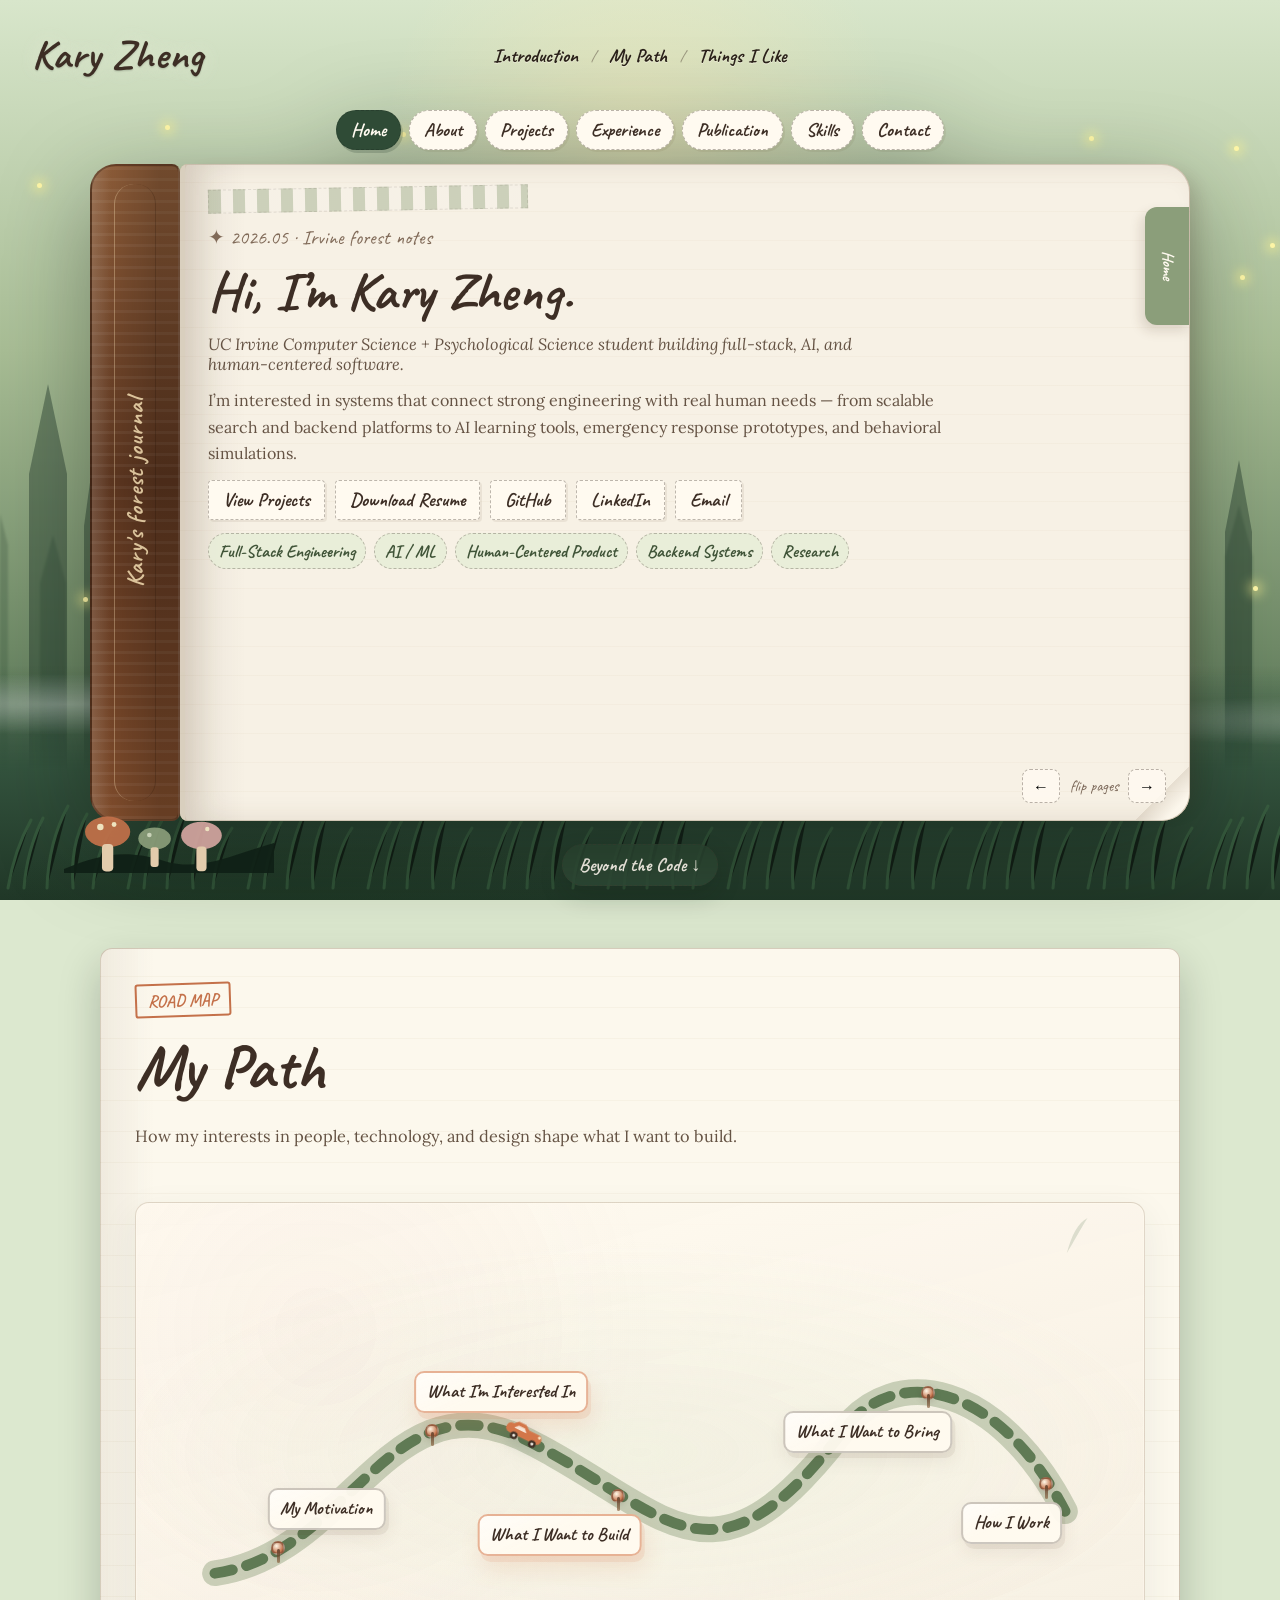
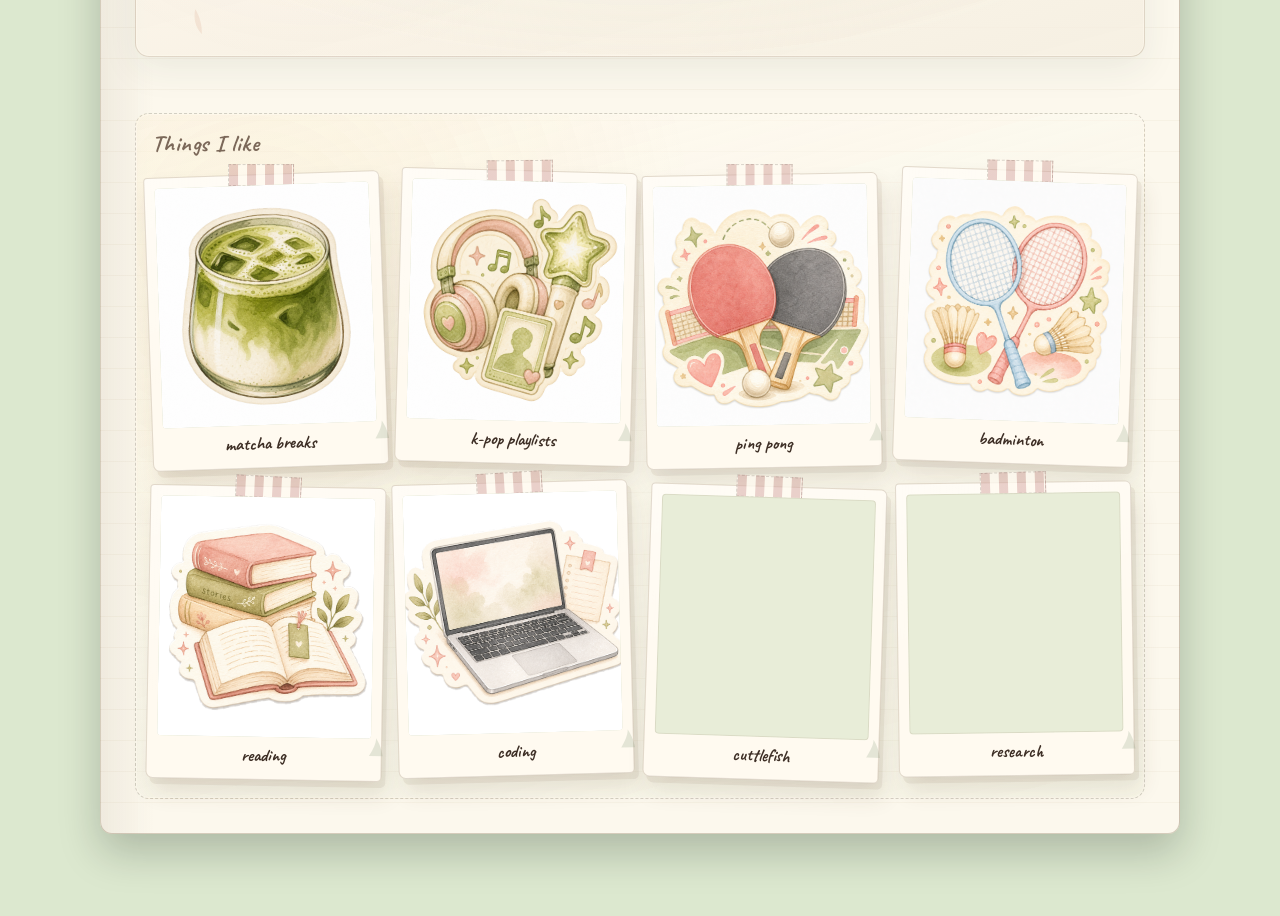
<file: project/kary-original.html>
<!doctype html>
<html lang="en">
  <head>
    <meta charset="UTF-8" />
    <meta name="viewport" content="width=device-width, initial-scale=1.0" />
    <meta
      name="description"
      content="Kary Zheng personal portfolio in a forest techo journal aesthetic."
    />
    <title>Kary Zheng Portfolio</title>
    <link
      href="https://fonts.googleapis.com/css2?family=Caveat:wght@400;600;700&family=Klee+One&family=Lora:ital,wght@0,400;0,600;1,400&display=swap"
      rel="stylesheet"
    />
    <style>
      * {
        box-sizing: border-box;
        margin: 0;
        padding: 0;
      }
      :root {
        --paper: #f7f1e5;
        --paper-2: #fffaf0;
        --ink: #3d2e25;
        --soft-ink: #655344;
        --sage: #8b9e7a;
        --forest: #2f4b36;
        --moss: #57724d;
        --terra: #c4714a;
        --rose: #d4a5a0;
        --leather: #6c462d;
        --gold: #e7c770;
        --shell-header-gap: clamp(92px, 12.5vmin, 128px);
        --book-fold-reserve: clamp(208px, 27vmin, 296px);
      }
      html {
        scroll-behavior: smooth;
      }
      body {
        position: relative;
        min-height: 100vh;
        overflow-x: hidden;
        color: var(--ink);
        font-family: "Lora", serif;
        background: #dce8cf;
        cursor:
          url("data:image/svg+xml,%3Csvg xmlns='http://www.w3.org/2000/svg' width='24' height='24' viewBox='0 0 24 24'%3E%3Cellipse cx='12' cy='7' rx='9' ry='6' fill='%23c4714a' opacity='0.9'/%3E%3Crect x='9' y='12' width='6' height='9' rx='2' fill='%23f5e6c8'/%3E%3C/svg%3E")
            12 12,
          auto;
      }
      a {
        color: inherit;
        text-decoration: none;
      }
      button {
        font: inherit;
      }

      .forest {
        position: fixed;
        inset: 0;
        z-index: -5;
        overflow: hidden;
        background:
          radial-gradient(
            circle at 50% 15%,
            rgba(255, 235, 180, 0.42),
            transparent 16rem
          ),
          linear-gradient(#d8e6cb 0%, #a8bd95 39%, #6f8a67 72%, #33523d 100%);
      }
      .forest::before,
      .forest::after {
        position: absolute;
        inset: 0;
        content: "";
        background-repeat: repeat-x;
        background-position: bottom center;
      }
      .forest::before {
        opacity: 0.26;
        filter: blur(1px);
        background-size: 360px 62%;
        background-image: url("data:image/svg+xml,%3Csvg xmlns='http://www.w3.org/2000/svg' width='360' height='360' viewBox='0 0 360 360'%3E%3Cg fill='%232f4b36'%3E%3Cpath d='M45 350h28V116l-14-52-14 52z'/%3E%3Cpath d='M130 350h34V86l-17-65-17 65z'/%3E%3Cpath d='M238 350h30V104l-15-59-15 59z'/%3E%3Cpath d='M300 350h26V142l-13-48-13 48z'/%3E%3C/g%3E%3C/svg%3E");
      }
      .forest::after {
        opacity: 0.42;
        background-size: 430px 76%;
        background-image: url("data:image/svg+xml,%3Csvg xmlns='http://www.w3.org/2000/svg' width='430' height='420' viewBox='0 0 430 420'%3E%3Cg fill='%231c3326'%3E%3Cpath d='M34 420h38V126L53 36 34 126z'/%3E%3Cpath d='M89 420h22V178L100 98 89 178z'/%3E%3Cpath d='M178 420h44V108L200 0l-22 108z'/%3E%3Cpath d='M293 420h36V145l-18-92-18 92z'/%3E%3Cpath d='M370 420h27V184l-13-72-14 72z'/%3E%3C/g%3E%3C/svg%3E");
      }
      .ground {
        position: fixed;
        right: 0;
        bottom: 0;
        left: 0;
        z-index: -3;
        height: 26vh;
        background:
          radial-gradient(
            ellipse at 22% 95%,
            rgba(28, 54, 34, 0.48),
            transparent 18rem
          ),
          linear-gradient(180deg, rgba(86, 126, 79, 0), #33523d 45%, #203727);
      }
      .grass {
        position: fixed;
        inset: auto 0 0 0;
        z-index: -2;
        height: 16vh;
        opacity: 0.52;
        background-size: 120px 100%;
        background-image: url("data:image/svg+xml,%3Csvg xmlns='http://www.w3.org/2000/svg' width='120' height='120' viewBox='0 0 120 120'%3E%3Cg stroke='%233f6a45' stroke-width='3' stroke-linecap='round'%3E%3Cpath d='M8 120C13 90 21 70 31 52'/%3E%3Cpath d='M24 120c2-27 8-48 19-70'/%3E%3Cpath d='M47 120c1-32 8-58 21-82'/%3E%3Cpath d='M73 120c-2-30 2-52 14-74'/%3E%3Cpath d='M93 120c2-25 8-43 19-60'/%3E%3C/g%3E%3C/svg%3E");
      }
      .mist {
        position: fixed;
        right: -20%;
        bottom: 13vh;
        left: -20%;
        z-index: -1;
        height: 23vh;
        opacity: 0.42;
        background:
          radial-gradient(
            ellipse at 18% 62%,
            rgba(255, 255, 255, 0.8),
            transparent 22rem
          ),
          radial-gradient(
            ellipse at 60% 45%,
            rgba(255, 255, 255, 0.7),
            transparent 25rem
          ),
          radial-gradient(
            ellipse at 90% 70%,
            rgba(255, 255, 255, 0.55),
            transparent 18rem
          );
        animation: mist-drift 18s ease-in-out infinite alternate;
      }
      @keyframes mist-drift {
        from {
          transform: translateX(-3%);
        }
        to {
          transform: translateX(3%);
        }
      }
      .root-shrooms {
        position: absolute;
        top: calc(100vh - 132px);
        bottom: auto;
        left: clamp(12px, 5vw, 76px);
        z-index: 4;
        opacity: 0.92;
        cursor: pointer;
        transition:
          transform 0.25s ease,
          filter 0.25s ease;
      }
      .root-shrooms svg {
        width: min(210px, 38vw);
      }
      .root-shrooms:hover,
      .root-shrooms:focus-visible {
        transform: translateY(-4px) rotate(-2deg);
        filter: drop-shadow(0 0 12px rgba(255, 247, 168, 0.42));
        outline: none;
      }
      body.trail-scrolled .root-shrooms {
        opacity: 0.18;
        pointer-events: none;
        transform: translateY(16px);
      }
      .firefly-layer {
        position: fixed;
        inset: 0;
        z-index: 1;
        pointer-events: none;
        overflow-x: hidden;
        overflow-y: auto;
      }
      .firefly {
        position: absolute;
        width: 5px;
        height: 5px;
        border-radius: 50%;
        background: #fff7a8;
        box-shadow: 0 0 12px 4px rgba(255, 246, 145, 0.65);
        animation: firefly var(--dur) ease-in-out infinite alternate;
      }
      @keyframes firefly {
        from {
          transform: translate(0, 0) scale(0.75);
          opacity: 0.25;
        }
        45% {
          opacity: 1;
        }
        to {
          transform: translate(var(--dx), var(--dy)) scale(1.2);
          opacity: 0.65;
        }
      }

      .shell {
        position: relative;
        z-index: 2;
        width: min(1220px, calc(100% - 24px));
        min-height: max(520px, calc(100dvh - var(--shell-header-gap)));
        margin: 0 auto;
        padding: clamp(10px, 1.4vh, 22px) 0 clamp(14px, 2.2vh, 28px);
        display: flex;
        flex-direction: column;
        justify-content: safe center;
        align-items: center;
        gap: clamp(8px, 1.4vh, 16px);
        box-sizing: border-box;
      }
      #introduction,
      #my-path,
      #things-i-like {
        scroll-margin-top: clamp(10px, 2vmin, 20px);
      }
      .site-header {
        display: grid;
        grid-template-columns: 1fr auto 1fr;
        align-items: center;
        width: 100%;
        max-width: none;
        margin: 0;
        padding: calc(
            env(safe-area-inset-top, 0px) + clamp(22px, 3.8vmin, 48px)
          )
          clamp(14px, 4vw, 32px) clamp(8px, 1.2vh, 16px);
        position: relative;
        z-index: 60;
        border: none;
        border-radius: 0;
        background: transparent;
        box-shadow: none;
        backdrop-filter: none;
      }
      .site-logo {
        grid-column: 1;
        justify-self: start;
        color: #3d2e25;
        font-family: "Caveat", "Klee One", cursive;
        font-size: clamp(2rem, 4.8vw, 2.55rem);
        font-weight: 700;
        letter-spacing: 0.02em;
        text-decoration: none;
        line-height: 1.05;
        text-shadow:
          0 0 20px rgba(247, 241, 229, 0.45),
          0 1px 2px rgba(16, 32, 22, 0.2);
        transition:
          color 0.15s ease,
          opacity 0.15s ease;
      }
      .site-logo:hover {
        color: #2a2119;
        transform: none;
        opacity: 0.95;
      }
      .site-logo:focus-visible {
        outline: 2px dashed rgba(47, 75, 54, 0.45);
        outline-offset: 4px;
        border-radius: 4px;
      }
      .site-nav {
        grid-column: 2;
        justify-self: center;
        display: flex;
        flex-wrap: wrap;
        align-items: center;
        justify-content: center;
        gap: 2px 0;
        row-gap: 4px;
      }
      .site-nav a {
        padding: 4px 8px;
        border-radius: 0;
        color: #2a2119;
        font-family: "Caveat", "Klee One", cursive;
        font-size: clamp(1.02rem, 2.5vw, 1.22rem);
        font-weight: 700;
        text-decoration: none;
        text-shadow: 0 1px 0 rgba(255, 250, 240, 0.55);
        transition:
          color 0.15s ease,
          opacity 0.15s ease;
      }
      .site-nav a:hover {
        color: #1a1410;
        background: transparent;
        text-decoration: underline;
        text-decoration-thickness: 1.5px;
        text-underline-offset: 4px;
      }
      .site-nav a:focus-visible {
        outline: 2px dashed rgba(47, 75, 54, 0.5);
        outline-offset: 3px;
        border-radius: 4px;
      }
      .site-nav-sep {
        padding: 0 5px;
        color: rgba(61, 46, 37, 0.42);
        font-family: "Caveat", "Klee One", cursive;
        font-size: 0.95rem;
        font-weight: 500;
        user-select: none;
        text-shadow: none;
      }
      .scroll-down {
        width: fit-content;
        margin: clamp(6px, 1.2vh, 14px) auto 0;
        padding: 8px 16px;
        border: 1.5px dashed rgba(74, 63, 53, 0.38);
        border-radius: 999px;
        color: #fffaf0;
        background: rgba(47, 75, 54, 0.86);
        font-family: "Caveat", cursive;
        font-size: 1.18rem;
        font-weight: 700;
        box-shadow: 0 10px 24px rgba(17, 25, 18, 0.18);
      }
      .book-wrap {
        position: relative;
        display: grid;
        grid-template-columns: clamp(72px, 7.5vw, 90px) minmax(0, 1fr);
        grid-template-rows: auto 1fr;
        width: min(1100px, calc(100% - 12px));
        margin: 0 auto;
        perspective: 1800px;
        filter: drop-shadow(0 26px 46px rgba(5, 13, 8, 0.35));
      }
      .journal-nav {
        grid-column: 1 / -1;
        grid-row: 1;
        display: flex;
        flex-wrap: wrap;
        justify-content: center;
        gap: 8px;
        width: 100%;
        max-width: 100%;
        margin: 0;
        padding: clamp(6px, 1.1vh, 14px) 8px clamp(10px, 1.5vh, 14px);
        border: none;
        border-radius: 0;
        background: transparent;
        box-shadow: none;
      }
      .journal-nav__btn {
        margin: 0;
        padding: 7px 14px;
        border: 1.5px dashed rgba(74, 63, 53, 0.38);
        border-radius: 999px;
        background: #fffaf0;
        color: var(--ink);
        font-family: "Caveat", "Klee One", cursive;
        font-size: clamp(1.02rem, 2.2vw, 1.18rem);
        font-weight: 700;
        cursor: pointer;
        box-shadow: 2px 2px 0 rgba(84, 58, 36, 0.07);
        transition:
          background 0.15s ease,
          color 0.15s ease,
          border-color 0.15s ease,
          transform 0.15s ease;
        appearance: none;
        -webkit-appearance: none;
      }
      .journal-nav__btn:hover {
        border-color: rgba(47, 75, 54, 0.42);
        transform: translateY(-1px);
      }
      .journal-nav__btn:focus-visible {
        outline: 2px dashed rgba(47, 75, 54, 0.45);
        outline-offset: 3px;
      }
      .journal-nav__btn.is-active {
        background: var(--forest);
        color: #fffaf0;
        border-color: rgba(35, 55, 40, 0.55);
        box-shadow: 2px 3px 0 rgba(35, 55, 40, 0.2);
      }
      .spine {
        grid-column: 1;
        grid-row: 2;
        align-self: stretch;
        position: relative;
        min-height: clamp(
          380px,
          calc(100dvh - var(--book-fold-reserve)),
          720px
        );
        border-radius: 26px 8px 8px 26px;
        background:
          linear-gradient(
            90deg,
            rgba(255, 255, 255, 0.14),
            transparent 22%,
            rgba(0, 0, 0, 0.18) 78%
          ),
          repeating-linear-gradient(
            0deg,
            rgba(255, 255, 255, 0.05) 0 3px,
            transparent 3px 11px
          ),
          linear-gradient(180deg, #8a5a37, #5b351f 48%, #7d4b2b);
        border: 2px solid rgba(45, 24, 13, 0.35);
      }
      .spine::before {
        position: absolute;
        inset: 18px 22px;
        content: "";
        border-left: 1px solid rgba(255, 234, 190, 0.32);
        border-right: 1px solid rgba(26, 12, 5, 0.2);
        border-radius: 20px;
      }
      .spine-title {
        position: absolute;
        top: 50%;
        left: 50%;
        color: rgba(255, 235, 190, 0.78);
        font-family: "Caveat", cursive;
        font-size: 1.5rem;
        font-weight: 700;
        letter-spacing: 0.04em;
        white-space: nowrap;
        transform: translate(-50%, -50%) rotate(-90deg);
      }
      .book {
        grid-column: 2;
        grid-row: 2;
        position: relative;
        min-height: clamp(
          380px,
          calc(100dvh - var(--book-fold-reserve)),
          720px
        );
        transform-style: preserve-3d;
        border-radius: 8px 28px 28px 8px;
        background: #cdbd9f;
        isolation: isolate;
      }
      .book::before {
        position: absolute;
        inset: 10px 12px 10px 0;
        content: "";
        border-radius: 8px 26px 26px 8px;
        background:
          linear-gradient(90deg, rgba(89, 58, 35, 0.18), transparent 8%),
          repeating-linear-gradient(
            0deg,
            rgba(122, 98, 68, 0.18) 0 1px,
            transparent 1px 4px
          ),
          #ede4d3;
        transform: translateX(10px);
        box-shadow: 8px 0 18px rgba(67, 45, 28, 0.16);
      }
      .book::after {
        position: absolute;
        top: 18px;
        right: 14px;
        bottom: 18px;
        width: 22px;
        content: "";
        border-radius: 0 18px 18px 0;
        background: repeating-linear-gradient(
          0deg,
          rgba(130, 104, 70, 0.18) 0 1px,
          transparent 1px 5px
        );
        opacity: 0.55;
        pointer-events: none;
      }
      .page {
        position: absolute;
        inset: 0;
        display: grid;
        align-content: start;
        gap: 16px;
        padding: clamp(22px, 4vw, 42px);
        overflow-x: hidden;
        overflow-y: auto;
        transform-origin: left center;
        backface-visibility: hidden;
        border: 1.5px solid rgba(113, 87, 58, 0.28);
        border-left: 5px solid rgba(113, 87, 58, 0.22);
        border-radius: 8px 28px 28px 8px;
        background:
          linear-gradient(90deg, rgba(80, 55, 34, 0.08), transparent 6%),
          repeating-linear-gradient(
            0deg,
            transparent,
            transparent 28px,
            rgba(180, 160, 120, 0.13) 29px
          ),
          var(--paper);
        box-shadow: inset 14px 0 26px rgba(84, 58, 36, 0.12);
        opacity: 0;
        visibility: hidden;
        pointer-events: none;
        transform: translateZ(-18px) rotateY(9deg) scale(0.988);
        transition:
          transform 980ms cubic-bezier(0.18, 0.82, 0.23, 1),
          opacity 520ms ease,
          box-shadow 980ms cubic-bezier(0.18, 0.82, 0.23, 1),
          filter 980ms cubic-bezier(0.18, 0.82, 0.23, 1);
      }
      .page.active {
        z-index: 5;
        opacity: 1;
        visibility: visible;
        pointer-events: auto;
        transform: translateZ(6px) rotateY(0deg) scale(1);
      }
      .page.turning-out {
        z-index: 8;
        visibility: visible;
        opacity: 0;
        pointer-events: none;
        box-shadow:
          inset 38px 0 34px rgba(84, 58, 36, 0.18),
          18px 12px 34px rgba(33, 22, 12, 0.18);
        filter: brightness(0.98);
      }
      .page.turning-out.forward {
        transform: translateZ(28px) rotateY(-122deg) skewY(-1deg);
      }
      .page.turning-out.back {
        transform: translateZ(28px) rotateY(122deg) skewY(1deg);
      }
      .page.active.settling-forward,
      .page.active.settling-back {
        animation: page-settle 980ms cubic-bezier(0.18, 0.82, 0.23, 1);
      }
      @keyframes page-settle {
        0% {
          opacity: 0.25;
          transform: translateZ(-12px) rotateY(10deg) scale(0.992);
          filter: brightness(0.96);
        }
        48% {
          opacity: 0.8;
          transform: translateZ(2px) rotateY(3deg) scale(0.997);
        }
        100% {
          opacity: 1;
          transform: translateZ(6px) rotateY(0deg) scale(1);
          filter: brightness(1);
        }
      }
      .page::after {
        position: absolute;
        right: 0;
        bottom: 0;
        width: 54px;
        height: 54px;
        content: "";
        background: linear-gradient(
          135deg,
          transparent 50%,
          rgba(111, 86, 58, 0.12) 51%,
          rgba(255, 250, 240, 0.76) 78%
        );
        border-bottom-right-radius: 26px;
      }
      .side-tab {
        position: absolute;
        top: var(--tab-top);
        right: -2px;
        width: 46px;
        height: 118px;
        display: grid;
        place-items: center;
        color: #fffaf0;
        border-radius: 12px 0 0 12px;
        font-family: "Caveat", "Klee One", cursive;
        font-size: 1rem;
        font-weight: 700;
        writing-mode: vertical-rl;
        box-shadow: -4px 6px 12px rgba(74, 45, 28, 0.15);
      }
      .cover .side-tab {
        background: #8b9e7a;
        --tab-top: 42px;
      }
      .about .side-tab {
        background: #c4714a;
        --tab-top: 92px;
      }
      .work .side-tab {
        background: #d4a5a0;
        --tab-top: 142px;
      }
      .loves .side-tab {
        background: #6f8a67;
        --tab-top: 192px;
      }
      .publication .side-tab {
        background: #c9a227;
        --tab-top: 242px;
      }
      .skills-page .side-tab {
        background: #5d7a52;
        --tab-top: 292px;
      }
      .guest .side-tab {
        background: #9a7b6a;
        --tab-top: 342px;
      }
      .washi {
        width: min(320px, 68%);
        height: 24px;
        background: var(--washi);
        border: 1px dashed rgba(74, 63, 53, 0.14);
        transform: rotate(var(--tilt));
        opacity: 0.88;
      }
      .cover {
        --washi: repeating-linear-gradient(
          90deg,
          rgba(139, 158, 122, 0.45) 0 12px,
          rgba(245, 240, 232, 0.55) 12px 24px
        );
        --tilt: -1deg;
      }
      .page.cover {
        gap: clamp(8px, 1.5vmin, 14px);
        padding: clamp(14px, 2.5vmin, 30px);
      }
      .page.cover h1 {
        font-size: clamp(2.2rem, 4.2vmin + 1rem, 4.85rem);
        line-height: 1.06;
      }
      .about {
        --washi: repeating-linear-gradient(
          90deg,
          rgba(196, 113, 74, 0.35) 0 12px,
          rgba(212, 165, 160, 0.35) 12px 24px
        );
        --tilt: 0.8deg;
      }
      .work {
        --washi: repeating-linear-gradient(
          90deg,
          rgba(212, 165, 160, 0.45) 0 10px,
          rgba(245, 240, 232, 0.55) 10px 22px
        );
        --tilt: -1.2deg;
      }
      .loves {
        --washi: repeating-linear-gradient(
          90deg,
          rgba(139, 158, 122, 0.45) 0 8px,
          rgba(231, 199, 112, 0.28) 8px 18px
        );
        --tilt: 1.4deg;
      }
      .publication {
        --washi: repeating-linear-gradient(
          90deg,
          rgba(231, 199, 112, 0.42) 0 10px,
          rgba(212, 165, 160, 0.32) 10px 22px
        );
        --tilt: -0.9deg;
      }
      .skills-page {
        --washi: repeating-linear-gradient(
          90deg,
          rgba(139, 158, 122, 0.38) 0 11px,
          rgba(245, 240, 232, 0.55) 11px 24px
        );
        --tilt: 1.1deg;
      }
      .guest {
        --washi: repeating-linear-gradient(
          90deg,
          rgba(154, 123, 106, 0.38) 0 12px,
          rgba(255, 250, 240, 0.5) 12px 24px
        );
        --tilt: -0.7deg;
      }
      .date {
        color: #806a58;
        font-family: "Caveat", cursive;
        font-size: 1.25rem;
      }
      h1,
      h2,
      h3 {
        color: var(--ink);
        line-height: 1.02;
      }
      h1 {
        max-width: 700px;
        font-family: "Caveat", cursive;
        font-size: clamp(4.4rem, 11vw, 8rem);
      }
      h2 {
        font-family: "Caveat", "Klee One", cursive;
        font-size: clamp(2.6rem, 5vw, 4rem);
      }
      h3 {
        font-family: "Caveat", "Klee One", cursive;
        font-size: 1.55rem;
        margin-bottom: 4px;
      }
      .subtitle {
        max-width: 680px;
        color: var(--soft-ink);
        font-size: 1.02rem;
        font-style: italic;
      }
      .hero-copy {
        max-width: 760px;
        color: var(--soft-ink);
        font-size: 1rem;
        line-height: 1.65;
      }
      .hero-actions,
      .contact-links {
        display: flex;
        flex-wrap: wrap;
        gap: 10px;
      }
      .paper-button,
      .contact-links a {
        display: inline-flex;
        align-items: center;
        min-height: 40px;
        padding: 7px 14px;
        border: 1.5px dashed rgba(74, 63, 53, 0.36);
        border-radius: 4px;
        color: var(--ink);
        background: #fffaf0;
        font-family: "Caveat", cursive;
        font-size: 1.2rem;
        font-weight: 700;
        box-shadow: 2px 2px 0 rgba(84, 58, 36, 0.08);
      }
      .stamp {
        display: inline-flex;
        width: fit-content;
        padding: 3px 10px;
        color: var(--terra);
        border: 2px solid var(--terra);
        border-radius: 3px;
        font-family: "Caveat", cursive;
        font-size: 1rem;
        font-weight: 700;
        text-transform: uppercase;
        transform: rotate(3deg);
        opacity: 0.8;
      }
      .note-card {
        position: relative;
        padding: 18px 20px;
        color: var(--soft-ink);
        background: #fffaf0;
        border: 1px solid rgba(113, 87, 58, 0.22);
        box-shadow: 4px 5px 0 rgba(129, 91, 55, 0.09);
        clip-path: polygon(
          0 2%,
          8% 0,
          19% 2%,
          30% 0,
          41% 2%,
          52% 0,
          63% 2%,
          74% 0,
          86% 2%,
          100% 0,
          99% 100%,
          86% 98%,
          74% 100%,
          62% 98%,
          50% 100%,
          38% 98%,
          26% 100%,
          14% 98%,
          0 100%
        );
      }
      .note-card p + p {
        margin-top: 10px;
      }
      .page.guest {
        gap: clamp(14px, 2.5vw, 22px);
      }
      .page.guest h2 {
        margin-bottom: clamp(4px, 1vw, 10px);
      }
      .page.guest .note-card {
        display: flex;
        flex-direction: column;
        gap: clamp(14px, 2.4vw, 22px);
        padding: clamp(22px, 3.2vw, 30px) clamp(22px, 3.5vw, 30px);
      }
      .page.guest .note-card > p {
        margin: 0;
        line-height: 1.62;
      }
      .page.guest .contact-links {
        gap: 12px 14px;
        margin-top: 2px;
      }
      .page.guest .contact-links a {
        padding: 10px 17px;
        min-height: 44px;
      }
      .tag-row,
      .fact-row,
      .tech-row {
        display: flex;
        flex-wrap: wrap;
        gap: 8px;
      }
      .tag-row span,
      .fact-row span,
      .tech-row span {
        padding: 6px 10px;
        border: 1.5px dashed rgba(74, 63, 53, 0.32);
        border-radius: 999px;
        color: #405438;
        background: rgba(232, 237, 216, 0.88);
        font-family: "Caveat", "Klee One", cursive;
        font-size: 1.1rem;
        font-weight: 700;
      }
      .fact-row span {
        color: #754a33;
        background: rgba(252, 238, 232, 0.7);
      }
      .timeline,
      .fun-list {
        display: grid;
        gap: 10px;
      }
      .timeline-item,
      .fun-item {
        padding: 12px 14px;
        color: var(--soft-ink);
        background: rgba(255, 250, 240, 0.72);
        border-left: 4px solid var(--sage);
      }
      .timeline-item[role="button"] {
        cursor: pointer;
        transition:
          transform 0.2s ease,
          background 0.2s ease,
          box-shadow 0.2s ease;
      }
      .timeline-item[role="button"]:hover,
      .timeline-item[role="button"]:focus-visible {
        transform: translateX(4px);
        background: rgba(255, 250, 240, 0.96);
        box-shadow: 3px 4px 0 rgba(84, 58, 36, 0.08);
        outline: 2px dashed rgba(47, 75, 54, 0.42);
        outline-offset: 3px;
      }
      .timeline-item strong,
      .fun-item strong {
        display: block;
        color: var(--ink);
        font-family: "Caveat", "Klee One", cursive;
        font-size: 1.35rem;
        line-height: 1.05;
      }
      .project-grid {
        display: grid;
        grid-template-columns: repeat(2, minmax(0, 1fr));
        gap: 14px;
      }
      .project-card {
        display: grid;
        align-content: start;
        gap: 12px;
        min-height: 0;
        padding: 16px 16px 14px;
        color: var(--soft-ink);
        background: rgba(255, 250, 240, 0.9);
        border: 1.5px dashed rgba(74, 63, 53, 0.28);
        box-shadow: 3px 4px 0 rgba(84, 58, 36, 0.08);
        transform: rotate(var(--r));
        transition:
          transform 0.2s ease,
          box-shadow 0.2s ease,
          background 0.2s ease;
      }
      .project-card:hover,
      .project-card:focus-within {
        z-index: 6;
        transform: rotate(0deg) translateY(-3px);
        background: #fffaf0;
        box-shadow: 5px 7px 14px rgba(82, 54, 34, 0.16);
        outline: 2px dashed rgba(47, 75, 54, 0.45);
        outline-offset: 4px;
      }
      .project-card h3 {
        font-size: 1.55rem;
        line-height: 1.08;
      }
      .project-card-summary {
        margin: 0;
        font-size: 0.88rem;
        line-height: 1.52;
        color: var(--soft-ink);
      }
      .project-card .tech-row {
        flex-wrap: wrap;
        gap: 6px;
        margin-top: 2px;
      }
      .projects-intro-row {
        display: flex;
        flex-wrap: wrap;
        align-items: center;
        gap: 12px 18px;
        margin: 0 0 14px;
      }
      .projects-intro-row .subtitle {
        flex: 1 1 min(100%, 28rem);
        margin: 0;
      }
      .project-details-btn,
      .experience-details-btn {
        justify-self: start;
        margin-top: 6px;
        appearance: none;
        cursor: pointer;
        display: inline-flex;
        align-items: center;
        justify-content: center;
        min-height: 40px;
        padding: 9px 22px;
        border: 2px solid rgba(61, 82, 52, 0.38);
        border-radius: 999px;
        color: #2a4324;
        background: linear-gradient(
          165deg,
          rgba(255, 255, 255, 0.55) 0%,
          rgba(232, 237, 216, 0.98) 48%,
          rgba(220, 232, 207, 0.92) 100%
        );
        font-family: "Caveat", "Klee One", cursive;
        font-size: 1.2rem;
        font-weight: 700;
        line-height: 1.2;
        letter-spacing: 0.02em;
        box-shadow:
          0 4px 0 rgba(61, 82, 52, 0.2),
          inset 0 1px 0 rgba(255, 255, 255, 0.85);
        transition:
          transform 0.18s ease,
          box-shadow 0.18s ease,
          background 0.18s ease,
          border-color 0.18s ease;
      }
      .project-details-btn:hover,
      .experience-details-btn:hover {
        transform: translateY(-2px);
        border-color: rgba(47, 75, 54, 0.48);
        background: linear-gradient(
          165deg,
          rgba(255, 255, 255, 0.72) 0%,
          rgba(238, 244, 226, 1) 55%,
          rgba(225, 235, 210, 0.98) 100%
        );
        box-shadow:
          0 6px 0 rgba(61, 82, 52, 0.16),
          inset 0 1px 0 rgba(255, 255, 255, 0.95);
      }
      .project-details-btn:active,
      .experience-details-btn:active {
        transform: translateY(1px);
        box-shadow:
          0 2px 0 rgba(61, 82, 52, 0.22),
          inset 0 1px 0 rgba(255, 255, 255, 0.7);
      }
      .project-details-btn:focus-visible,
      .experience-details-btn:focus-visible {
        outline: 2px dashed rgba(47, 75, 54, 0.55);
        outline-offset: 3px;
      }
      .project-card ul,
      .experience-card ul {
        display: grid;
        gap: 6px;
        margin-left: 1rem;
        color: var(--soft-ink);
        font-size: 0.84rem;
        line-height: 1.45;
      }
      .project-card .role-detail {
        padding-left: 10px;
        border-left: 3px solid rgba(196, 113, 74, 0.52);
        font-style: italic;
      }
      .tech-row span {
        border-radius: 4px;
        font-size: 0.98rem;
        padding: 4px 8px;
        color: #536747;
        background: rgba(232, 237, 216, 0.62);
      }
      .polaroid {
        position: relative;
        min-height: 214px;
        padding: 9px 9px 22px;
        background: #fff;
        box-shadow: 3px 4px 12px rgba(82, 54, 34, 0.18);
        transform: rotate(var(--r));
        transition:
          transform 0.25s,
          box-shadow 0.25s;
        cursor: pointer;
      }
      .polaroid:hover,
      .polaroid:focus-visible {
        z-index: 6;
        transform: rotate(0deg) translateY(-4px) scale(1.03);
        box-shadow: 5px 8px 18px rgba(82, 54, 34, 0.25);
        outline: 2px dashed rgba(47, 75, 54, 0.55);
        outline-offset: 4px;
      }
      .polaroid::before {
        position: absolute;
        top: -12px;
        left: 50%;
        width: 16px;
        height: 16px;
        content: "";
        border-radius: 50%;
        background: radial-gradient(circle at 34% 32%, #ffd8c9, var(--pin));
        transform: translateX(-50%);
        box-shadow: 0 2px 5px rgba(0, 0, 0, 0.22);
      }
      .photo {
        display: grid;
        place-items: center;
        aspect-ratio: 1.18 / 1;
        margin-bottom: 9px;
        background: #eee5d5;
      }
      .photo svg {
        width: 78px;
        height: 78px;
      }
      .caption {
        text-align: center;
        font-family: "Caveat", "Klee One", cursive;
        font-size: 1.08rem;
        line-height: 1.15;
      }
      .caption small {
        display: block;
        margin-top: 4px;
        color: #8d7464;
        font-family: "Lora", serif;
        font-size: 0.66rem;
        line-height: 1.35;
      }
      .experience-grid {
        display: grid;
        grid-template-columns: repeat(2, minmax(0, 1fr));
        gap: 14px;
      }
      .experience-card {
        padding: 15px 16px;
        color: var(--soft-ink);
        background: rgba(255, 250, 240, 0.78);
        border-left: 4px solid var(--sage);
        box-shadow: 2px 3px 0 rgba(84, 58, 36, 0.07);
      }
      .experience-card h3 {
        font-size: 1.5rem;
      }
      .experience-card .role {
        margin-bottom: 5px;
        color: #7c604e;
        font-family: "Caveat", "Klee One", cursive;
        font-size: 1.16rem;
        font-weight: 700;
      }
      .experience-card p {
        font-size: 0.92rem;
        line-height: 1.55;
      }
      .publication-card {
        border-left-color: rgba(231, 199, 112, 0.85);
      }
      .skills-cloud {
        display: grid;
        gap: 22px;
        margin-top: 8px;
      }
      .skills-cloud h3 {
        margin: 0 0 10px 2px;
        font-size: 1.42rem;
        color: var(--ink);
      }
      .skill-bubble-list {
        display: flex;
        flex-wrap: wrap;
        gap: 10px;
        margin: 0;
        padding: 0;
        list-style: none;
      }
      .skill-bubble-list li {
        padding: 9px 15px;
        border-radius: 999px;
        border: 1.5px dashed rgba(74, 63, 53, 0.34);
        font-family: "Caveat", "Klee One", cursive;
        font-size: 1.14rem;
        font-weight: 700;
        line-height: 1.2;
        box-shadow: 2px 4px 0 rgba(84, 58, 36, 0.07);
        transition:
          transform 0.18s ease,
          box-shadow 0.18s ease;
      }
      .skill-bubble-list.lang li {
        color: #3d5234;
        background:
          linear-gradient(165deg, rgba(255, 255, 255, 0.35), transparent 48%),
          rgba(232, 237, 216, 0.92);
      }
      .skill-bubble-list.tools li {
        color: #6b4030;
        background:
          linear-gradient(165deg, rgba(255, 255, 255, 0.4), transparent 50%),
          rgba(252, 238, 232, 0.88);
      }
      .skill-bubble-list.tech li {
        color: #52462a;
        background:
          linear-gradient(165deg, rgba(255, 255, 255, 0.38), transparent 48%),
          rgba(245, 228, 196, 0.88);
      }
      .skill-bubble-list li:nth-child(5n + 1) {
        transform: rotate(-1.2deg);
      }
      .skill-bubble-list li:nth-child(5n + 2) {
        transform: rotate(0.85deg);
      }
      .skill-bubble-list li:nth-child(5n + 3) {
        transform: rotate(-0.55deg);
      }
      .skill-bubble-list li:nth-child(5n + 4) {
        transform: rotate(1.1deg);
      }
      .skill-bubble-list li:nth-child(5n) {
        transform: rotate(-0.9deg);
      }
      .skill-bubble-list li:hover {
        transform: rotate(0deg) translateY(-3px);
        box-shadow: 3px 6px 12px rgba(82, 54, 34, 0.12);
      }
      .sticker-sheet {
        display: flex;
        flex-wrap: wrap;
        gap: 10px;
      }
      .sticker {
        padding: 7px 13px;
        border: 1.5px dashed currentColor;
        border-radius: 999px;
        font-family: "Caveat", "Klee One", cursive;
        font-size: 1.18rem;
        font-weight: 700;
        transform: rotate(var(--r));
      }
      .s1 {
        color: #8a4a28;
        background: #f0ebe0;
      }
      .s2 {
        color: #4a6a38;
        background: #e8edd8;
      }
      .s3 {
        color: #9a4a38;
        background: #fceee8;
      }
      .s4 {
        color: #7a4a68;
        background: #f5e8f0;
      }
      .guestbook input {
        width: 100%;
        margin-top: 8px;
        margin-bottom: 10px;
        padding: 8px 0;
        color: var(--ink);
        background: transparent;
        border: 0;
        border-bottom: 1.5px solid #c4a87a;
        outline: none;
        font-family: "Caveat", "Klee One", cursive;
        font-size: 1.35rem;
      }
      .guestbook button {
        padding: 7px 18px;
        color: #fffaf0;
        background: var(--terra);
        border: 0;
        border-radius: 4px;
        font-family: "Caveat", cursive;
        font-size: 1.15rem;
        cursor: pointer;
      }
      .messages {
        display: grid;
        gap: 8px;
        max-height: 120px;
        margin-top: 12px;
        overflow: auto;
      }
      .msg {
        padding: 6px 9px;
        color: var(--soft-ink);
        background: rgba(255, 250, 240, 0.72);
        border-left: 3px solid var(--sage);
        font-family: "Caveat", "Klee One", cursive;
        font-size: 1.08rem;
      }
      .page-controls {
        position: absolute;
        right: 24px;
        bottom: 18px;
        display: flex;
        align-items: center;
        gap: 10px;
        z-index: 40;
        pointer-events: auto;
      }
      .page-scroll-cue {
        flex-shrink: 0;
        width: fit-content;
        margin: 0;
        padding: 8px 16px;
        color: #fffaf0;
        background: rgba(47, 75, 54, 0.92);
        border: 1.5px dashed rgba(255, 250, 240, 0.55);
        border-radius: 999px;
        font-family: "Caveat", cursive;
        font-size: 1.08rem;
        font-weight: 700;
        cursor: pointer;
        box-shadow: 0 4px 14px rgba(44, 68, 48, 0.24);
        transition:
          transform 0.15s ease,
          box-shadow 0.15s ease,
          background 0.15s ease;
      }
      .page-scroll-cue:hover {
        transform: translateY(-1px);
        background: rgba(47, 75, 54, 0.98);
        box-shadow: 0 6px 18px rgba(44, 68, 48, 0.28);
      }
      .page-scroll-cue:focus-visible {
        outline: 2px dashed rgba(255, 250, 240, 0.85);
        outline-offset: 3px;
      }
      .modal {
        position: fixed;
        inset: 0;
        z-index: 90;
        display: none;
        place-items: center;
        padding: 18px;
        background: rgba(20, 34, 25, 0.42);
        backdrop-filter: blur(6px);
      }
      .modal.open {
        display: grid;
      }
      .modal-card {
        position: relative;
        width: min(720px, 100%);
        max-height: min(78vh, 720px);
        overflow: auto;
        padding: clamp(22px, 4vw, 34px);
        background:
          repeating-linear-gradient(
            0deg,
            transparent,
            transparent 28px,
            rgba(180, 160, 120, 0.13) 29px
          ),
          #fffaf0;
        border: 1.5px solid rgba(113, 87, 58, 0.32);
        border-radius: 10px;
        box-shadow: 0 24px 60px rgba(10, 20, 12, 0.35);
        clip-path: polygon(
          0 2%,
          8% 0,
          19% 2%,
          30% 0,
          41% 2%,
          52% 0,
          63% 2%,
          74% 0,
          86% 2%,
          100% 0,
          99% 100%,
          86% 98%,
          74% 100%,
          62% 98%,
          50% 100%,
          38% 98%,
          26% 100%,
          14% 98%,
          0 100%
        );
      }
      .modal-card h3 {
        padding-right: 44px;
        font-size: clamp(2.1rem, 6vw, 3.2rem);
      }
      .modal-card p#modalSummary {
        margin: 8px 0 12px;
        color: var(--soft-ink);
        font-style: italic;
      }
      .modal-role-detail {
        margin: 0 0 12px;
        padding: 8px 12px;
        color: var(--ink);
        font-family: "Caveat", "Klee One", cursive;
        font-size: 1.15rem;
        font-style: normal;
        font-weight: 700;
        line-height: 1.35;
        background: rgba(232, 237, 216, 0.45);
        border-left: 4px solid rgba(196, 113, 74, 0.55);
        border-radius: 0 6px 6px 0;
      }
      .modal-screenshots {
        display: grid;
        gap: 12px;
        margin: 0 0 16px;
      }
      .modal-shot {
        margin: 0;
        overflow: hidden;
        border-radius: 8px;
        border: 1px solid rgba(113, 87, 58, 0.22);
        box-shadow: 2px 4px 12px rgba(82, 54, 34, 0.12);
      }
      .modal-shot img {
        display: block;
        width: 100%;
        height: auto;
      }
      .modal-card ul {
        display: grid;
        gap: 8px;
        margin: 0 0 14px 1.1rem;
        color: var(--soft-ink);
      }
      .modal-tech-tags {
        flex-wrap: wrap;
        gap: 6px;
        margin: 0 0 14px;
      }
      .modal-tech-tags[hidden] {
        display: none !important;
      }
      .modal-close {
        position: absolute;
        top: 14px;
        right: 14px;
        z-index: 91;
        width: 36px;
        height: 34px;
        color: var(--ink);
        background: #fffaf0;
        border: 1.5px dashed rgba(74, 63, 53, 0.42);
        border-radius: 8px;
        cursor: pointer;
      }
      .page-controls button {
        position: relative;
        z-index: 41;
        width: 38px;
        height: 34px;
        border: 1px dashed rgba(74, 63, 53, 0.38);
        border-radius: 8px;
        background: rgba(255, 250, 240, 0.86);
        cursor: pointer;
      }
      .hint {
        color: #7b6859;
        font-family: "Caveat", cursive;
        font-size: 1rem;
      }
      .after-journal {
        position: relative;
        z-index: 2;
        display: grid;
        gap: 26px;
        width: min(1080px, calc(100% - 28px));
        margin: 0 auto;
        padding: 42px 0 82px;
      }
      .trail-section {
        position: relative;
        display: grid;
        gap: 18px;
        padding: clamp(22px, 4vw, 34px);
        overflow: visible;
        background:
          linear-gradient(90deg, rgba(80, 55, 34, 0.07), transparent 5%),
          repeating-linear-gradient(
            0deg,
            transparent,
            transparent 30px,
            rgba(180, 160, 120, 0.12) 31px
          ),
          rgba(255, 250, 240, 0.9);
        border: 1.5px solid rgba(113, 87, 58, 0.28);
        border-radius: 12px;
        box-shadow: 0 18px 42px rgba(7, 20, 12, 0.22);
        backdrop-filter: blur(5px);
      }
      .trail-kicker {
        width: fit-content;
        padding: 4px 11px;
        color: var(--terra);
        border: 2px solid currentColor;
        border-radius: 3px;
        font-family: "Caveat", cursive;
        font-size: 1.08rem;
        font-weight: 700;
        text-transform: uppercase;
        transform: rotate(-2deg);
      }
      .trail-grid {
        display: grid;
        grid-template-columns: repeat(3, minmax(0, 1fr));
        gap: 14px;
      }
      .trail-card {
        min-height: 170px;
        padding: 18px;
        background: rgba(245, 240, 232, 0.78);
        border: 1px dashed rgba(74, 63, 53, 0.28);
        box-shadow: 3px 4px 0 rgba(84, 58, 36, 0.08);
      }
      .trail-card h3 {
        font-size: 1.75rem;
      }
      .trail-card p {
        color: var(--soft-ink);
        font-size: 0.9rem;
        line-height: 1.55;
      }
      .sr-only {
        position: absolute;
        width: 1px;
        height: 1px;
        padding: 0;
        margin: -1px;
        overflow: hidden;
        clip: rect(0, 0, 0, 0);
        white-space: nowrap;
        border: 0;
      }
      .beyond-subtitle {
        margin: 4px 0 2px;
        color: #7b6859;
        font-family: "Caveat", "Klee One", cursive;
        font-size: 1.35rem;
        font-weight: 700;
        letter-spacing: 0.02em;
      }
      .map-stop__popup {
        position: absolute;
        width: 1px;
        height: 1px;
        padding: 0;
        margin: -1px;
        overflow: hidden;
        clip: rect(0, 0, 0, 0);
        white-space: nowrap;
        border: 0;
      }
      .map-stop-modal-layer {
        position: absolute;
        inset: 0;
        z-index: 25;
        display: flex;
        align-items: center;
        justify-content: center;
        padding: 14px;
        border-radius: 14px;
        overflow: hidden;
        box-sizing: border-box;
      }
      .map-stop-modal-layer[hidden] {
        display: none !important;
      }
      .map-stop-modal-scrim {
        position: absolute;
        inset: 0;
        margin: 0;
        padding: 0;
        border: none;
        border-radius: inherit;
        background: rgba(247, 241, 229, 0.38);
        backdrop-filter: blur(5px);
        -webkit-backdrop-filter: blur(5px);
        cursor: pointer;
      }
      .map-stop-modal-pop {
        position: relative;
        z-index: 1;
        width: min(440px, calc(100% - 8px));
        max-height: min(72vh, 100%);
        margin: 0;
        overflow: auto;
        pointer-events: auto;
        outline: none;
      }
      .map-stop-dialog__panel {
        position: relative;
        padding: 22px 22px 20px;
        border-radius: 14px;
        border: 1.5px solid rgba(113, 87, 58, 0.22);
        background:
          linear-gradient(155deg, rgba(255, 255, 255, 0.4), transparent 46%),
          rgba(255, 250, 240, 0.97);
        box-shadow:
          0 20px 48px rgba(44, 68, 48, 0.2),
          inset 0 0 0 1px rgba(255, 250, 240, 0.55);
      }
      .map-stop-dialog__close {
        position: absolute;
        top: 10px;
        right: 10px;
        width: 36px;
        height: 36px;
        margin: 0;
        padding: 0;
        border: none;
        border-radius: 10px;
        background: rgba(232, 237, 216, 0.65);
        color: #4a3d33;
        font-size: 1.35rem;
        line-height: 1;
        cursor: pointer;
        transition:
          background 0.15s ease,
          color 0.15s ease;
      }
      .map-stop-dialog__close:hover {
        background: rgba(212, 165, 160, 0.35);
        color: #3d2e25;
      }
      .map-stop-dialog__close:focus-visible {
        outline: 2px dashed rgba(47, 75, 54, 0.45);
        outline-offset: 2px;
      }
      .map-stop-dialog__title {
        margin: 0 40px 10px 0;
        color: #3d2e25;
        font-family: "Caveat", "Klee One", cursive;
        font-size: clamp(1.45rem, 4vw, 1.85rem);
        font-weight: 700;
        line-height: 1.15;
      }
      .map-stop-dialog__tag {
        margin: 0 0 14px;
        color: #6b5a4a;
        font-family: "Lora", Georgia, serif;
        font-size: 0.98rem;
        font-style: italic;
        line-height: 1.45;
      }
      .map-stop-dialog__tag:empty {
        display: none;
      }
      .map-stop-dialog__body p {
        margin: 0 0 12px;
        color: var(--soft-ink);
        font-size: 0.96rem;
        line-height: 1.58;
      }
      .map-stop-dialog__body p:last-child {
        margin-bottom: 0;
      }
      .beyond-road-intro {
        max-width: 40rem;
        margin: 6px 0 22px;
        padding-right: 8px;
        color: var(--soft-ink);
        font-size: 1.02rem;
        line-height: 1.58;
      }
      .interest-road.map-road {
        --map-t: 0.35;
        position: relative;
        margin: 12px 0 16px;
        padding: 18px 12px 22px;
        overflow: visible;
        border-radius: 14px;
        background:
          radial-gradient(
            ellipse 85% 75% at 50% 55%,
            rgba(232, 237, 216, 0.45),
            transparent 62%
          ),
          radial-gradient(
            circle at 18% 28%,
            rgba(212, 165, 160, 0.08),
            transparent 38%
          ),
          linear-gradient(
            165deg,
            rgba(255, 250, 240, 0.92),
            rgba(245, 238, 224, 0.88)
          );
        border: 1.5px solid rgba(113, 87, 58, 0.2);
        box-shadow:
          inset 0 0 0 1px rgba(255, 250, 240, 0.45),
          0 12px 36px rgba(44, 68, 48, 0.08);
      }
      .map-road__frame {
        position: relative;
        width: 100%;
        line-height: 0;
      }
      .map-road__svg {
        display: block;
        width: 100%;
        max-width: 100%;
        height: auto;
        pointer-events: none;
      }
      .map-road__layer {
        position: absolute;
        left: 0;
        top: 0;
        width: 100%;
        height: 100%;
        pointer-events: none;
      }
      .map-road__stops {
        position: absolute;
        inset: 0;
        pointer-events: none;
      }
      .map-stop {
        position: absolute;
        z-index: 7;
        display: flex;
        flex-direction: column;
        align-items: center;
        width: 0;
        height: 0;
        margin: 0;
        padding: 0;
        border: 0;
        background: none;
        font: inherit;
        color: inherit;
        cursor: pointer;
        pointer-events: auto;
        appearance: none;
        -webkit-appearance: none;
        transition: filter 0.2s ease;
      }
      .map-stop:focus {
        outline: none;
      }
      .map-stop__pin {
        position: absolute;
        width: 14px;
        height: 14px;
        margin-left: -7px;
        margin-top: -7px;
        border-radius: 50%;
        background: radial-gradient(circle at 35% 30%, #fff8e8, #c4714a 72%);
        border: 2px solid rgba(61, 46, 37, 0.35);
        box-shadow: 0 2px 6px rgba(61, 46, 37, 0.18);
        flex-shrink: 0;
      }
      .map-stop__pin::after {
        position: absolute;
        bottom: -10px;
        left: 50%;
        width: 3px;
        height: 14px;
        margin-left: -1px;
        border-radius: 2px;
        background: linear-gradient(
          180deg,
          rgba(90, 58, 38, 0.85),
          rgba(139, 98, 62, 0.65)
        );
        content: "";
      }
      .map-stop__card {
        position: absolute;
        box-sizing: border-box;
        width: max-content;
        max-width: min(220px, 44vw);
        padding: 8px 11px 9px;
        border-radius: 10px;
        border: 2px solid rgba(74, 63, 53, 0.28);
        background:
          linear-gradient(155deg, rgba(255, 255, 255, 0.55), transparent 46%),
          rgba(255, 250, 240, 0.96);
        box-shadow:
          3px 5px 0 rgba(84, 58, 36, 0.07),
          2px 8px 18px rgba(82, 54, 34, 0.08);
        text-align: left;
        transition:
          transform 0.18s ease,
          box-shadow 0.18s ease,
          border-color 0.18s ease;
      }
      .map-stop--above .map-stop__card {
        bottom: calc(100% + 18px);
        left: 50%;
        transform: translateX(-50%);
      }
      .map-stop--below .map-stop__card {
        top: calc(100% + 18px);
        left: 50%;
        transform: translateX(-50%);
      }
      .map-stop--left.map-stop--above .map-stop__card,
      .map-stop--left.map-stop--below .map-stop__card {
        left: 0;
        transform: translateX(-12%);
      }
      .map-stop--right.map-stop--above .map-stop__card,
      .map-stop--right.map-stop--below .map-stop__card {
        left: auto;
        right: 0;
        transform: translateX(12%);
      }
      .map-stop__title {
        display: block;
        color: #3d2e25;
        font-family: "Caveat", "Klee One", cursive;
        font-size: clamp(1rem, 2.3vw, 1.14rem);
        font-weight: 700;
        line-height: 1.15;
      }
      .map-stop:hover .map-stop__card,
      .map-stop:focus-visible .map-stop__card {
        z-index: 8;
        border-color: rgba(47, 75, 54, 0.35);
        box-shadow:
          4px 8px 0 rgba(84, 58, 36, 0.06),
          8px 18px 28px rgba(82, 54, 34, 0.12);
        transform: translateX(-50%) translateY(-3px);
      }
      .map-stop--left:hover .map-stop__card,
      .map-stop--left:focus-visible .map-stop__card {
        transform: translateX(-12%) translateY(-3px);
      }
      .map-stop--right:hover .map-stop__card,
      .map-stop--right:focus-visible .map-stop__card {
        transform: translateX(12%) translateY(-3px);
      }
      .map-stop:focus-visible .map-stop__card {
        outline: 2px dashed rgba(47, 75, 54, 0.45);
        outline-offset: 3px;
      }
      .map-stop.is-near .map-stop__card {
        border-color: rgba(212, 119, 74, 0.55);
        box-shadow:
          3px 6px 0 rgba(212, 119, 74, 0.12),
          4px 14px 22px rgba(212, 119, 74, 0.14);
      }
      .map-road__car {
        position: absolute;
        left: 0;
        top: 0;
        z-index: 5;
        width: 46px;
        height: auto;
        margin: 0;
        pointer-events: none;
        will-change: transform;
        filter: drop-shadow(2px 5px 8px rgba(44, 68, 48, 0.22));
      }
      .map-road__car-bob {
        animation: map-car-bob 2.6s ease-in-out infinite;
      }
      .interest-road.is-pointer-drive .map-road__car-bob {
        animation: none;
      }
      .interest-road.is-coarse .map-road__car-bob {
        animation: map-car-bob 2.6s ease-in-out infinite;
      }
      @keyframes map-car-bob {
        0%,
        100% {
          transform: translateY(0);
        }
        50% {
          transform: translateY(-3px);
        }
      }
      .map-road__car svg {
        display: block;
        width: 100%;
        height: auto;
      }
      .scrapbook-doodle {
        position: absolute;
        z-index: 1;
        opacity: 0.22;
        pointer-events: none;
      }
      .scrapbook-doodle.leaf-a {
        top: 14px;
        right: 5%;
        width: 36px;
        height: 36px;
        transform: rotate(-18deg);
        background: url("data:image/svg+xml,%3Csvg xmlns='http://www.w3.org/2000/svg' viewBox='0 0 40 40'%3E%3Cpath fill='%236f8a67' d='M4 36c12-18 22-28 34-30C28 14 16 26 4 36Z'/%3E%3C/svg%3E")
          center/contain no-repeat;
      }
      .scrapbook-doodle.leaf-b {
        bottom: 22px;
        left: 5%;
        width: 28px;
        height: 28px;
        transform: rotate(22deg);
        background: url("data:image/svg+xml,%3Csvg xmlns='http://www.w3.org/2000/svg' viewBox='0 0 40 40'%3E%3Cpath fill='%23c4714a' opacity='.55' d='M8 8c10 8 18 18 22 30-12-6-20-16-22-30Z'/%3E%3C/svg%3E")
          center/contain no-repeat;
      }
      .photo-album-wrap {
        position: relative;
        margin-top: 22px;
        padding: 18px 12px 22px;
        border-radius: 14px;
        background:
          radial-gradient(
            circle at 12% 18%,
            rgba(231, 199, 112, 0.12),
            transparent 42%
          ),
          linear-gradient(
            165deg,
            rgba(255, 250, 240, 0.55),
            rgba(232, 237, 216, 0.22)
          );
        border: 1px dashed rgba(74, 63, 53, 0.22);
        box-shadow: inset 0 0 0 1px rgba(255, 250, 240, 0.5);
      }
      .photo-album-wrap h3 {
        position: relative;
        z-index: 2;
        margin: 0 0 14px 4px;
        font-size: 1.45rem;
      }
      .photo-album {
        display: grid;
        grid-template-columns: repeat(4, minmax(0, 1fr));
        gap: 18px 14px;
        position: relative;
        z-index: 2;
      }
      .photo-card {
        position: relative;
        display: grid;
        gap: 8px;
        margin: 0;
        padding: 10px 10px 14px;
        color: var(--ink);
        background:
          linear-gradient(160deg, rgba(255, 255, 255, 0.4), transparent 55%),
          #fffaf0;
        border: 1px solid rgba(113, 87, 58, 0.2);
        border-radius: 4px 6px 5px 7px;
        box-shadow:
          4px 6px 0 rgba(84, 58, 36, 0.07),
          6px 14px 22px rgba(82, 54, 34, 0.12);
        transform: rotate(var(--r)) translate(var(--tx, 0), var(--ty, 0));
        transition:
          transform 0.24s ease,
          box-shadow 0.24s ease;
      }
      .photo-card:nth-child(odd) {
        --ty: 4px;
      }
      .photo-card:nth-child(3n) {
        --tx: -3px;
      }
      .photo-card::before {
        position: absolute;
        top: -11px;
        left: 50%;
        width: min(64px, 42%);
        height: 20px;
        content: "";
        background: repeating-linear-gradient(
          90deg,
          rgba(212, 165, 160, 0.5) 0 9px,
          rgba(255, 250, 240, 0.75) 9px 18px
        );
        border: 1px dashed rgba(74, 63, 53, 0.2);
        transform: translateX(-50%) rotate(var(--tape));
        box-shadow: 0 1px 0 rgba(255, 250, 240, 0.6);
      }
      .photo-card::after {
        position: absolute;
        right: -6px;
        bottom: 22px;
        width: 22px;
        height: 22px;
        content: "";
        opacity: 0.18;
        background: url("data:image/svg+xml,%3Csvg xmlns='http://www.w3.org/2000/svg' viewBox='0 0 32 32'%3E%3Cpath fill='%236f8a67' d='M6 28c6-10 10-18 10-26 4 6 8 14 10 26H6Z'/%3E%3C/svg%3E")
          center/contain no-repeat;
        pointer-events: none;
      }
      .photo-card:hover,
      .photo-card:focus-within {
        z-index: 5;
        transform: rotate(calc(var(--r) * 0.35)) translateY(-8px) scale(1.02);
        box-shadow:
          5px 7px 0 rgba(84, 58, 36, 0.08),
          10px 22px 28px rgba(82, 54, 34, 0.18);
      }
      .photo-card:focus-within {
        outline: 2px dashed rgba(47, 75, 54, 0.5);
        outline-offset: 4px;
      }
      .photo-card .photo-frame {
        position: relative;
        overflow: hidden;
        border-radius: 4px;
        background: #e8edd8;
        box-shadow: inset 0 0 0 1px rgba(113, 87, 58, 0.12);
      }
      .photo-card img {
        display: block;
        width: 100%;
        aspect-ratio: 1 / 0.82;
        object-fit: cover;
        object-position: center;
      }
      .photo-card figcaption {
        font-family: "Caveat", "Klee One", cursive;
        font-size: 1.12rem;
        font-weight: 700;
        line-height: 1.12;
        text-align: center;
      }
      .skill-patches {
        display: flex;
        flex-wrap: wrap;
        gap: 10px;
      }
      .skill-patches span {
        padding: 8px 12px;
        background: rgba(232, 237, 216, 0.92);
        border: 1.5px dashed rgba(74, 63, 53, 0.32);
        border-radius: 5px;
        color: #405438;
        font-family: "Caveat", "Klee One", cursive;
        font-size: 1.2rem;
        font-weight: 700;
        transform: rotate(var(--r));
      }
      @media (max-width: 720px) {
        .map-road__frame {
          min-height: 0;
          display: flex;
          flex-direction: column;
          gap: 10px;
        }
        .map-road__svg {
          min-height: 110px;
          max-height: 190px;
          flex-shrink: 0;
        }
        .map-road__layer {
          position: relative;
          width: 100%;
          height: auto;
          min-height: 0;
        }
        .map-road__stops {
          position: relative;
          inset: auto;
          display: flex;
          flex-direction: column;
          gap: 14px;
          margin-left: 10px;
          padding: 4px 6px 8px 18px;
          border-left: 3px dashed rgba(95, 122, 84, 0.38);
        }
        .map-stop {
          position: relative !important;
          left: auto !important;
          top: auto !important;
          width: 100%;
          height: auto;
          flex-direction: row;
          align-items: flex-start;
          gap: 12px;
        }
        .map-stop__pin {
          margin-top: 10px;
          flex-shrink: 0;
        }
        .map-stop__pin::after {
          display: none;
        }
        .map-stop__card {
          position: relative !important;
          inset: auto !important;
          transform: none !important;
          max-width: none !important;
          width: 100%;
        }
        .map-stop:hover .map-stop__card,
        .map-stop:focus-visible .map-stop__card,
        .map-stop--left:hover .map-stop__card,
        .map-stop--left:focus-visible .map-stop__card,
        .map-stop--right:hover .map-stop__card,
        .map-stop--right:focus-visible .map-stop__card {
          transform: none !important;
        }
        .map-road__car {
          display: none;
        }
      }
      @media (max-width: 850px) {
        .shell {
          padding-top: max(6px, env(safe-area-inset-top, 0px));
        }
        .book-wrap {
          grid-template-columns: clamp(38px, 10vw, 48px) minmax(0, 1fr);
        }
        .spine-title {
          font-size: 1.1rem;
        }
        .page {
          padding: 22px 18px 70px;
        }
        .project-grid {
          grid-template-columns: 1fr;
        }
        .trail-grid {
          grid-template-columns: 1fr;
        }
        .side-tab {
          width: 34px;
          height: 96px;
          font-size: 0.82rem;
        }
        .experience-grid {
          grid-template-columns: 1fr;
        }
        .interest-road.map-road {
          padding: 16px 10px 18px;
        }
        .map-road__car {
          width: 38px;
        }
        .map-stop__card {
          max-width: min(260px, 90%);
        }
        .photo-album {
          grid-template-columns: repeat(2, minmax(0, 1fr));
        }
      }
      @media (max-width: 560px) {
        :root {
          --shell-header-gap: clamp(112px, 27vmin, 156px);
          --book-fold-reserve: clamp(248px, 38vmin, 340px);
        }
        .site-header {
          display: flex;
          flex-direction: column;
          align-items: stretch;
          gap: 10px 12px;
          padding: calc(
              env(safe-area-inset-top, 0px) + clamp(18px, 4vmin, 36px)
            )
            clamp(12px, 4vw, 20px) clamp(6px, 1vh, 12px);
        }
        .site-logo {
          align-self: flex-start;
          font-size: clamp(1.85rem, 7vw, 2.2rem);
        }
        .site-nav {
          justify-content: center;
          width: 100%;
          gap: 2px 0;
          row-gap: 2px;
        }
        .site-nav a {
          padding: 3px 6px;
          font-size: clamp(0.98rem, 4vw, 1.12rem);
        }
        .site-nav-sep {
          padding: 0 4px;
          font-size: 0.85rem;
        }
        .book-wrap {
          width: 100%;
          grid-template-columns: 28px minmax(0, 1fr);
        }
        h1 {
          font-size: clamp(2.2rem, 7.5vw, 3.5rem);
        }
        .page.cover h1 {
          font-size: clamp(1.85rem, 7vw, 2.75rem);
        }
        h2 {
          font-size: 2.55rem;
        }
        .project-grid {
          grid-template-columns: 1fr;
        }
        .polaroid {
          min-height: 174px;
        }
        .photo {
          aspect-ratio: 2 / 1;
        }
        .side-tab {
          display: none;
        }
        .hint {
          display: none;
        }
        .photo-album {
          grid-template-columns: 1fr;
        }
        .beyond-road-intro {
          font-size: 0.96rem;
          margin-bottom: 16px;
        }
        .journal-nav {
          padding: clamp(6px, 1.2vh, 14px) 6px clamp(8px, 1.3vh, 12px);
          gap: 6px;
        }
        .journal-nav__btn {
          padding: 6px 11px;
          font-size: clamp(0.95rem, 3.5vw, 1.08rem);
        }
      }
      @media (prefers-reduced-motion: reduce) {
        *,
        *::before,
        *::after {
          animation-duration: 0.01ms !important;
          animation-iteration-count: 1 !important;
          scroll-behavior: auto !important;
          transition-duration: 0.01ms !important;
        }
        .map-road__car-bob {
          animation: none !important;
        }
        .map-stop-modal-scrim {
          backdrop-filter: none !important;
          -webkit-backdrop-filter: none !important;
          background: rgba(247, 241, 229, 0.78);
        }
      }
    </style>
  </head>
  <body>
    <div class="forest"></div>
    <div class="ground"></div>
    <div class="grass"></div>
    <div class="mist"></div>
    <div class="firefly-layer" id="fireflies" aria-hidden="true"></div>
    <div
      class="root-shrooms"
      id="rootShrooms"
      role="button"
      tabindex="0"
      aria-label="Release more fireflies from the mushrooms"
    >
      <svg viewBox="0 0 260 130">
        <path
          d="M0 125c45-18 75-25 124-10 46 14 86-8 136-22v37H0Z"
          fill="#102016"
        />
        <g transform="translate(26 55)">
          <ellipse cx="28" cy="24" rx="28" ry="19" fill="#c4714a" />
          <circle cx="19" cy="18" r="4" fill="#fff1cc" />
          <circle cx="36" cy="15" r="3" fill="#fff1cc" />
          <rect x="21" y="39" width="14" height="34" rx="5" fill="#f5d9b8" />
        </g>
        <g transform="translate(92 70) scale(.72)">
          <ellipse cx="28" cy="24" rx="28" ry="19" fill="#8b9e7a" />
          <circle cx="19" cy="18" r="4" fill="#d7e0c4" />
          <rect x="21" y="39" width="14" height="34" rx="5" fill="#f5d9b8" />
        </g>
        <g transform="translate(145 62) scale(.9)">
          <ellipse cx="28" cy="24" rx="28" ry="19" fill="#d4a5a0" />
          <circle cx="36" cy="15" r="3" fill="#fff1cc" />
          <rect x="21" y="39" width="14" height="34" rx="5" fill="#f5d9b8" />
        </g>
      </svg>
    </div>

    <header class="site-header">
      <a href="#introduction" class="site-logo">Kary Zheng</a>
      <nav class="site-nav" aria-label="Sections">
        <a href="#introduction">Introduction</a>
        <span class="site-nav-sep" aria-hidden="true">/</span>
        <a href="#my-path">My Path</a>
        <span class="site-nav-sep" aria-hidden="true">/</span>
        <a href="#things-i-like">Things I Like</a>
      </nav>
    </header>

    <main class="shell">
      <div class="book-wrap" id="introduction">
        <nav class="journal-nav" aria-label="Journal pages">
          <button
            type="button"
            class="journal-nav__btn is-active"
            data-page-jump="0"
            aria-current="page"
          >
            Home
          </button>
          <button type="button" class="journal-nav__btn" data-page-jump="1">
            About
          </button>
          <button type="button" class="journal-nav__btn" data-page-jump="2">
            Projects
          </button>
          <button type="button" class="journal-nav__btn" data-page-jump="3">
            Experience
          </button>
          <button type="button" class="journal-nav__btn" data-page-jump="4">
            Publication
          </button>
          <button type="button" class="journal-nav__btn" data-page-jump="5">
            Skills
          </button>
          <button type="button" class="journal-nav__btn" data-page-jump="6">
            Contact
          </button>
        </nav>
        <aside class="spine" aria-hidden="true">
          <div class="spine-title">Kary's forest journal</div>
        </aside>
        <section class="book" aria-live="polite">
          <article class="page cover active" data-title="Home">
            <div class="side-tab">Home</div>
            <div class="washi"></div>
            <p class="date">✦ 2026.05 · Irvine forest notes</p>
            <h1>Hi, I’m Kary Zheng.</h1>
            <p class="subtitle">
              UC Irvine Computer Science + Psychological Science student
              building full-stack, AI, and human-centered software.
            </p>
            <p class="hero-copy">
              I’m interested in systems that connect strong engineering with
              real human needs — from scalable search and backend platforms to
              AI learning tools, emergency response prototypes, and behavioral
              simulations.
            </p>
            <div class="hero-actions">
              <button class="paper-button" type="button" data-page-jump="2">
                View Projects
              </button>
              <a
                class="paper-button"
                href="assets/kary-zheng-resume.docx"
                download
                >Download Resume</a
              >
              <a
                class="paper-button"
                href="https://github.com/kz930"
                target="_blank"
                rel="noreferrer"
                >GitHub</a
              >
              <a
                class="paper-button"
                href="https://www.linkedin.com/in/kary-zheng-30451b244/"
                target="_blank"
                rel="noreferrer"
                >LinkedIn</a
              >
              <a class="paper-button" href="mailto:zhengj29@uci.edu">Email</a>
            </div>
            <div class="tag-row" aria-label="Focus areas">
              <span>Full-Stack Engineering</span>
              <span>AI / ML</span>
              <span>Human-Centered Product</span>
              <span>Backend Systems</span>
              <span>Research</span>
            </div>
          </article>

          <article class="page about" data-title="About">
            <div class="side-tab">About</div>
            <div class="washi"></div>
            <h2>About</h2>
            <div class="note-card">
              <p>
                I’m a UC Irvine student pursuing a B.S. in Computer Science and
                a B.A. in Psychological Science, and I’m part of the ICS Honors
                Program.
              </p>
              <p>
                My work is shaped by both sides of my background: computer
                science teaches me how to build reliable systems, while
                psychology helps me understand how people think, learn, and make
                decisions. I’m especially interested in technology that connects
                strong engineering with human needs.
              </p>
              <p>
                I enjoy building full-stack applications, AI-powered tools,
                backend systems, and research simulations. Some of the areas I’m
                most excited about include learning technology, healthcare
                technology, human-centered product design, reinforcement
                learning, and intelligent systems.
              </p>
              <p>
                Across my projects, I care about making complex ideas feel
                clear, useful, and approachable. Whether I’m working on a
                scalable search system, an emergency response prototype, or a
                cognition-inspired simulation, I try to build software that is
                not only functional, but also thoughtful.
              </p>
            </div>
            <div class="fact-row" aria-label="Quick facts">
              <span>UC Irvine</span>
              <span>B.S. Computer Science</span>
              <span>B.A. Psychological Science</span>
              <span>ICS Honors</span>
              <span>GPA: 3.95</span>
            </div>
          </article>

          <article class="page work" data-title="Projects">
            <div class="side-tab">Projects</div>
            <div class="washi"></div>
            <h2>Projects</h2>
            <div class="projects-intro-row">
              <p class="subtitle">
                Highlights from engineering, research, and product-style builds
                — tap any card for full detail.
              </p>
              <button type="button" class="page-scroll-cue" id="scrollProjects">
                scroll projects ↓
              </button>
            </div>
            <div class="project-grid">
              <article class="project-card" style="--r: -1deg">
                <h3>Scalable Search Engine</h3>
                <p class="project-card-summary">
                  A disk-based search engine for 50K+ web pages, built with
                  crawling, indexing, ranking, and optimized query retrieval.
                </p>
                <div class="tech-row" aria-label="Tech stack">
                  <span>Python</span><span>IR</span><span>Crawling</span
                  ><span>TF-IDF</span><span>Inverted Index</span>
                </div>
                <button
                  type="button"
                  class="project-details-btn"
                  data-project="search"
                >
                  View Details
                </button>
              </article>
              <article class="project-card" style="--r: 1deg">
                <h3>Fabflix</h3>
                <p class="project-card-summary">
                  A full-stack movie search and checkout system with
                  authentication, REST APIs, database optimization, and cloud
                  deployment.
                </p>
                <div class="tech-row" aria-label="Tech stack">
                  <span>Java</span><span>MySQL</span><span>Tomcat</span
                  ><span>Docker</span><span>Kubernetes</span><span>AWS</span>
                </div>
                <button
                  type="button"
                  class="project-details-btn"
                  data-project="fabflix"
                >
                  View Details
                </button>
              </article>
              <article class="project-card" style="--r: -0.7deg">
                <h3>LifeLink</h3>
                <p class="project-card-summary">
                  An AI-powered CPR emergency response prototype with voice
                  guidance, hardware compression feedback, and coordinated SOS
                  workflows.
                </p>
                <div class="tech-row" aria-label="Tech stack">
                  <span>React</span><span>TypeScript</span
                  ><span>ElevenLabs</span><span>Arduino</span
                  ><span>Web Serial</span>
                </div>
                <button
                  type="button"
                  class="project-details-btn"
                  data-project="lifelink"
                >
                  View Details
                </button>
              </article>
              <article class="project-card" style="--r: 0.9deg">
                <h3>Cognitive Anteater Robotics Laboratory</h3>
                <p class="project-card-summary">
                  Researching cognition-inspired AI through reinforcement
                  learning simulations, behavioral modeling, and delayed
                  gratification experiments inspired by animal cognition.
                </p>
                <div class="tech-row" aria-label="Tech stack">
                  <span>Python</span><span>Q-Learning</span><span>RL</span
                  ><span>Behavioral Modeling</span><span>Simulation</span>
                </div>
                <button
                  type="button"
                  class="project-details-btn"
                  data-project="carl"
                >
                  View Details
                </button>
              </article>
              <article class="project-card" style="--r: -0.9deg">
                <h3>Edugen</h3>
                <p class="project-card-summary">
                  Designed an AI-powered education platform that turns lesson
                  objectives into structured slides, narrated instructional
                  content, assessments, and editable teaching materials.
                </p>
                <div class="tech-row" aria-label="Tech stack">
                  <span>Python</span><span>LLMs</span><span>RAG</span
                  ><span>Full-Stack</span><span>SaaS Design</span>
                </div>
                <button
                  type="button"
                  class="project-details-btn"
                  data-project="edugen"
                >
                  View Details
                </button>
              </article>
              <article class="project-card" style="--r: 0.85deg">
                <h3>Lingualize</h3>
                <p class="project-card-summary">
                  Built an LLM-powered writing tool that refines language while
                  tracking changes in emotional tone, connecting language
                  generation with emotion analysis.
                </p>
                <div class="tech-row" aria-label="Tech stack">
                  <span>Python</span><span>Streamlit</span><span>LLM APIs</span
                  ><span>Emotion Analysis</span>
                </div>
                <button
                  type="button"
                  class="project-details-btn"
                  data-project="lingualize"
                >
                  View Details
                </button>
              </article>
              <article class="project-card" style="--r: -1deg">
                <h3>PhoenixConnect</h3>
                <p class="project-card-summary">
                  A disaster response app that combines wildfire data, shelter
                  mapping, and user reports to improve access to emergency
                  updates.
                </p>
                <div class="tech-row" aria-label="Tech stack">
                  <span>Flask</span><span>MongoDB</span
                  ><span>Google Maps API</span><span>NASA API</span>
                </div>
                <button
                  type="button"
                  class="project-details-btn"
                  data-project="phoenix"
                >
                  View Details
                </button>
              </article>
            </div>
          </article>

          <article class="page loves" data-title="Experience">
            <div class="side-tab">Experience</div>
            <div class="washi"></div>
            <h2>Experience</h2>
            <p class="subtitle">
              Roles and internships — open any card for resume-style bullets and
              tools.
            </p>
            <div class="experience-grid">
              <article class="project-card" style="--r: -1.1deg">
                <h3>Cognitive Anteater Robotics Laboratory</h3>
                <p class="project-card-summary">
                  Researching cognition-inspired AI systems through
                  reinforcement learning simulations, behavioral modeling, and
                  delayed gratification experiments inspired by animal
                  cognition.
                </p>
                <div class="tech-row" aria-label="Tech stack">
                  <span>Python</span><span>Q-Learning</span><span>RL</span
                  ><span>Simulation</span><span>Research</span>
                </div>
                <button
                  type="button"
                  class="experience-details-btn"
                  data-experience="carl"
                >
                  View Details
                </button>
              </article>
              <article class="project-card" style="--r: 0.95deg">
                <h3>Mucci Assessment</h3>
                <p class="project-card-summary">
                  Built automation tools and reusable web modules to support
                  client reporting workflows, reduce manual updates, and improve
                  access to assessment data.
                </p>
                <div class="tech-row" aria-label="Tech stack">
                  <span>Google Sheets API</span><span>Automation</span
                  ><span>Web Modules</span><span>Reporting</span>
                </div>
                <button
                  type="button"
                  class="experience-details-btn"
                  data-experience="mucci"
                >
                  View Details
                </button>
              </article>
              <article class="project-card" style="--r: -0.65deg">
                <h3>UC Irvine</h3>
                <p class="project-card-summary">
                  Supported students in an introductory Python course through
                  weekly labs, debugging help, and hands-on guidance with
                  programming fundamentals.
                </p>
                <div class="tech-row" aria-label="Tech stack">
                  <span>Python</span><span>Teaching</span><span>Debugging</span
                  ><span>Student Support</span>
                </div>
                <button
                  type="button"
                  class="experience-details-btn"
                  data-experience="learning"
                >
                  View Details
                </button>
              </article>
            </div>
          </article>

          <article class="page publication" data-title="Publication">
            <div class="side-tab">Publication</div>
            <div class="washi"></div>
            <h2>Publication</h2>
            <p class="subtitle">
              Peer-reviewed research from collaborative simulation work.
            </p>
            <article class="experience-card publication-card">
              <h3>Scientific Reports · 2025</h3>
              <div class="role">
                Episodic-like memory · cuttlefish behavior simulation
              </div>
              <p>
                Kandimalla, S., Wong, Q. Y., <strong>Zheng, K.</strong> et al.
                Episodic-like memory in a simulation of cuttlefish behavior.
                <em>Scientific Reports</em>, 2025.
              </p>
              <p>
                <a
                  class="paper-button"
                  href="https://www.nature.com/articles/s41598-025-31950-x"
                  target="_blank"
                  rel="noreferrer"
                  >Read on Nature.com</a
                >
              </p>
            </article>
          </article>

          <article class="page skills-page" data-title="Skills">
            <div class="side-tab">Skills</div>
            <div class="washi"></div>
            <h2>Skills</h2>
            <p class="subtitle">
              Languages, tools, and topics I reach for most often.
            </p>
            <div class="skills-cloud">
              <section aria-labelledby="skills-lang-h">
                <h3 id="skills-lang-h">Programming languages</h3>
                <ul class="skill-bubble-list lang">
                  <li>Python</li>
                  <li>Java</li>
                  <li>C++</li>
                </ul>
              </section>
              <section aria-labelledby="skills-tools-h">
                <h3 id="skills-tools-h">Frameworks &amp; tools</h3>
                <ul class="skill-bubble-list tools">
                  <li>Flask</li>
                  <li>MongoDB</li>
                  <li>MySQL</li>
                  <li>Docker</li>
                  <li>Kubernetes</li>
                  <li>AWS</li>
                  <li>React</li>
                  <li>TypeScript</li>
                  <li>HTML</li>
                  <li>CSS</li>
                </ul>
              </section>
              <section aria-labelledby="skills-tech-h">
                <h3 id="skills-tech-h">Technologies</h3>
                <ul class="skill-bubble-list tech">
                  <li>Data Structures</li>
                  <li>REST APIs</li>
                  <li>Information Retrieval</li>
                  <li>Machine Learning</li>
                  <li>Data Mining</li>
                  <li>Web Serial</li>
                </ul>
              </section>
            </div>
          </article>

          <article class="page guest" data-title="Contact">
            <div class="side-tab">Contact</div>
            <div class="washi"></div>
            <h2>Let’s connect.</h2>
            <div class="note-card">
              <span class="stamp">open to work</span>
              <p>
                I’m open to software engineering internships, full-stack
                projects, AI/ML research opportunities, product-focused
                engineering roles, and human-centered technology work.
              </p>
              <div class="contact-links">
                <a href="mailto:zhengj29@uci.edu">Email: zhengj29@uci.edu</a>
                <a
                  href="https://github.com/kz930"
                  target="_blank"
                  rel="noreferrer"
                  >GitHub: github.com/kz930</a
                >
                <a
                  href="https://www.linkedin.com/in/kary-zheng-30451b244/"
                  target="_blank"
                  rel="noreferrer"
                  >LinkedIn</a
                >
                <a href="assets/kary-zheng-resume.docx" download
                  >Resume: Download Resume</a
                >
              </div>
            </div>
          </article>

          <div class="page-controls">
            <button type="button" id="prevPage" aria-label="Previous page">
              ←
            </button>
            <span class="hint">flip pages</span>
            <button type="button" id="nextPage" aria-label="Next page">
              →
            </button>
          </div>
        </section>
      </div>
      <a class="scroll-down" href="#my-path">Beyond the Code ↓</a>
    </main>

    <section class="after-journal" id="my-path" aria-label="My Path">
      <article class="trail-section">
        <span class="trail-kicker">Road map</span>
        <h2 id="my-path-heading">My Path</h2>
        <p class="beyond-road-intro" id="my-path-intro">
          How my interests in people, technology, and design shape what I want
          to build.
        </p>
        <p id="interest-road-desc" class="sr-only">
          Illustrated journey map with five stops along a winding road. Each
          stop shows a title on the map; choose a stop to open full details. On
          desktop, move the pointer sideways across the map to drive the car
          along the path. On smaller screens, stops appear as a vertical path
          and the car is hidden.
        </p>
        <div
          class="interest-road map-road"
          data-interest-road
          aria-labelledby="my-path-heading"
          aria-describedby="my-path-intro interest-road-desc"
        >
          <div class="scrapbook-doodle leaf-a" aria-hidden="true"></div>
          <div class="scrapbook-doodle leaf-b" aria-hidden="true"></div>
          <div class="map-road__frame" id="interestMapFrame">
            <svg
              class="map-road__svg"
              viewBox="0 0 1000 420"
              preserveAspectRatio="xMidYMid meet"
              aria-hidden="true"
            >
              <path
                class="map-road__edge"
                fill="none"
                stroke="rgba(139,158,122,.44)"
                stroke-width="26"
                stroke-linecap="round"
                stroke-linejoin="round"
                d="M 68 358 C 210 338 245 145 395 228 C 528 298 575 385 705 215 C 758 142 865 165 932 295"
              />
              <path
                id="interestRoadPath"
                fill="none"
                stroke="#5f7a54"
                stroke-width="11"
                stroke-linecap="round"
                stroke-linejoin="round"
                stroke-dasharray="18 15"
                d="M 68 358 C 210 338 245 145 395 228 C 528 298 575 385 705 215 C 758 142 865 165 932 295"
              />
            </svg>
            <div class="map-road__layer" id="interestMapLayer">
              <div
                class="map-road__car"
                id="interestRoadCar"
                aria-hidden="true"
              >
                <div class="map-road__car-bob">
                  <svg viewBox="0 0 96 52" width="96" height="52">
                    <path
                      d="M18 34h58c5 0 9-4 9-9v-3c0-5-4-9-9-9H53L43 5H26l-8 8h-3c-5 0-9 4-9 9v3c0 5 4 9 12 9Z"
                      fill="#d4774a"
                    />
                    <path d="M29 13h14l7 8H22z" fill="#fffaf0" opacity=".88" />
                    <circle cx="28" cy="36" r="8" fill="#3d2e25" />
                    <circle cx="28" cy="36" r="3" fill="#f5f0e8" />
                    <circle cx="70" cy="36" r="8" fill="#3d2e25" />
                    <circle cx="70" cy="36" r="3" fill="#f5f0e8" />
                    <circle cx="79" cy="18" r="3" fill="#fff1cc" />
                  </svg>
                </div>
              </div>
              <div class="map-road__stops">
                <button
                  type="button"
                  class="map-stop map-stop--above map-stop--left"
                  data-stop-t="0.07"
                  aria-haspopup="dialog"
                >
                  <span class="map-stop__pin" aria-hidden="true"></span>
                  <span class="map-stop__card">
                    <span class="map-stop__title">My Motivation</span>
                  </span>
                  <span class="map-stop__popup">
                    <span class="map-stop__tag"
                      >Why I chose CS + Psychology</span
                    >
                    <span class="map-stop__desc"
                      >I’m drawn to both people and systems. Psychology helps me
                      understand how people think, feel, learn, and make
                      decisions, while computer science gives me a way to turn
                      those ideas into tools people can actually use.</span
                    >
                  </span>
                </button>
                <button
                  type="button"
                  class="map-stop map-stop--above map-stop--left"
                  data-stop-t="0.26"
                  aria-haspopup="dialog"
                >
                  <span class="map-stop__pin" aria-hidden="true"></span>
                  <span class="map-stop__card">
                    <span class="map-stop__title">What I’m Interested In</span>
                  </span>
                  <span class="map-stop__popup">
                    <span class="map-stop__tag"
                      >Human behavior, learning, and AI</span
                    >
                    <span class="map-stop__desc"
                      >I’m interested in human-centered technology, especially
                      learning tools, decision-making, emotion-aware design, and
                      AI systems that support people instead of replacing
                      them.</span
                    >
                  </span>
                </button>
                <button
                  type="button"
                  class="map-stop map-stop--below map-stop--right"
                  data-stop-t="0.46"
                  aria-haspopup="dialog"
                >
                  <span class="map-stop__pin" aria-hidden="true"></span>
                  <span class="map-stop__card">
                    <span class="map-stop__title">What I Want to Build</span>
                  </span>
                  <span class="map-stop__popup">
                    <span class="map-stop__tag"
                      >Useful, thoughtful software</span
                    >
                    <span class="map-stop__desc"
                      >I want to build products that connect strong engineering
                      with real human needs — from AI learning tools and
                      emergency support systems to interfaces that feel clear,
                      helpful, and usable.</span
                    >
                  </span>
                </button>
                <button
                  type="button"
                  class="map-stop map-stop--below map-stop--right"
                  data-stop-t="0.82"
                  aria-haspopup="dialog"
                >
                  <span class="map-stop__pin" aria-hidden="true"></span>
                  <span class="map-stop__card">
                    <span class="map-stop__title">What I Want to Bring</span>
                  </span>
                  <span class="map-stop__popup">
                    <span class="map-stop__tag"
                      >Technology that feels human</span
                    >
                    <span class="map-stop__desc"
                      >My goal is to bring more empathy, clarity, and
                      responsibility into technology, so the systems we build
                      can make people feel supported, capable, and
                      understood.</span
                    >
                  </span>
                </button>
                <button
                  type="button"
                  class="map-stop map-stop--below map-stop--right"
                  data-stop-t="0.97"
                  aria-haspopup="dialog"
                >
                  <span class="map-stop__pin" aria-hidden="true"></span>
                  <span class="map-stop__card">
                    <span class="map-stop__title">How I Work</span>
                  </span>
                  <span class="map-stop__popup">
                    <span class="map-stop__tag"
                      >INFJ · Relator · Harmony · Input · Intellection ·
                      Deliberative</span
                    >
                    <span class="map-stop__desc"
                      >I’m reflective, people-centered, and detail-oriented. I
                      like to understand problems deeply before building
                      solutions, and I’m drawn to work that connects ideas,
                      people, and real human needs.</span
                    >
                    <span class="map-stop__desc"
                      >My strengths show up in how I collaborate thoughtfully,
                      research carefully, and design with intention.</span
                    >
                  </span>
                </button>
              </div>
            </div>
          </div>

          <div
            id="mapStopModalLayer"
            class="map-stop-modal-layer"
            hidden
            aria-hidden="true"
          >
            <button
              type="button"
              class="map-stop-modal-scrim"
              tabindex="-1"
              aria-label="Close map details"
            ></button>
            <div
              class="map-stop-modal-pop"
              role="dialog"
              aria-modal="true"
              aria-labelledby="mapStopDialogTitle"
              tabindex="-1"
            >
              <div class="map-stop-dialog__panel">
                <button
                  type="button"
                  class="map-stop-dialog__close"
                  aria-label="Close details"
                >
                  ×
                </button>
                <h2 id="mapStopDialogTitle" class="map-stop-dialog__title"></h2>
                <p
                  class="map-stop-dialog__tag"
                  id="mapStopDialogTag"
                  hidden
                ></p>
                <div class="map-stop-dialog__body" id="mapStopDialogBody"></div>
              </div>
            </div>
          </div>
        </div>

        <div class="photo-album-wrap" id="things-i-like">
          <h3 class="beyond-subtitle" id="photo-album-heading">
            Things I like
          </h3>
          <div class="photo-album" aria-labelledby="photo-album-heading">
            <figure
              class="photo-card"
              tabindex="0"
              style="--r: -2deg; --tape: 2deg"
            >
              <div class="photo-frame">
                <img
                  src="public/assets/matcha.png"
                  width="320"
                  height="240"
                  loading="lazy"
                  decoding="async"
                  alt="matcha breaks"
                />
              </div>
              <figcaption>matcha breaks</figcaption>
            </figure>
            <figure
              class="photo-card"
              tabindex="0"
              style="--r: 1.5deg; --tape: -2deg"
            >
              <div class="photo-frame">
                <img
                  src="public/assets/kpop.png"
                  width="320"
                  height="240"
                  loading="lazy"
                  decoding="async"
                  alt="k-pop playlists"
                />
              </div>
              <figcaption>k-pop playlists</figcaption>
            </figure>
            <figure
              class="photo-card"
              tabindex="0"
              style="--r: -1deg; --tape: 1deg"
            >
              <div class="photo-frame">
                <img
                  src="public/assets/pingpong.png"
                  width="320"
                  height="240"
                  loading="lazy"
                  decoding="async"
                  alt="ping pong"
                />
              </div>
              <figcaption>ping pong</figcaption>
            </figure>
            <figure
              class="photo-card"
              tabindex="0"
              style="--r: 2deg; --tape: -1deg"
            >
              <div class="photo-frame">
                <img
                  src="public/assets/badminton.png"
                  width="320"
                  height="240"
                  loading="lazy"
                  decoding="async"
                  alt="badminton"
                />
              </div>
              <figcaption>badminton</figcaption>
            </figure>
            <figure
              class="photo-card"
              tabindex="0"
              style="--r: 1deg; --tape: 2deg"
            >
              <div class="photo-frame">
                <img
                  src="public/assets/books.png"
                  width="320"
                  height="240"
                  loading="lazy"
                  decoding="async"
                  alt="reading"
                />
              </div>
              <figcaption>reading</figcaption>
            </figure>
            <figure
              class="photo-card"
              tabindex="0"
              style="--r: -1.5deg; --tape: -2deg"
            >
              <div class="photo-frame">
                <img
                  src="public/assets/laptop.png"
                  width="320"
                  height="240"
                  loading="lazy"
                  decoding="async"
                  alt="coding"
                />
              </div>
              <figcaption>coding</figcaption>
            </figure>
            <figure
              class="photo-card"
              tabindex="0"
              style="--r: 1.8deg; --tape: 1deg"
            >
              <div class="photo-frame">
                <img
                  src="public/assets/cuttlefish.png"
                  width="320"
                  height="240"
                  loading="lazy"
                  decoding="async"
                  alt="cuttlefish"
                />
              </div>
              <figcaption>cuttlefish</figcaption>
            </figure>
            <figure
              class="photo-card"
              tabindex="0"
              style="--r: -0.8deg; --tape: -1deg"
            >
              <div class="photo-frame">
                <img
                  src="public/assets/research.png"
                  width="320"
                  height="240"
                  loading="lazy"
                  decoding="async"
                  alt="research"
                />
              </div>
              <figcaption>research</figcaption>
            </figure>
          </div>
        </div>
      </article>
    </section>

    <div
      class="modal"
      id="projectModal"
      role="dialog"
      aria-modal="true"
      aria-labelledby="modalTitle"
    >
      <div class="modal-card">
        <button
          class="modal-close"
          type="button"
          id="modalClose"
          aria-label="Close project details"
        >
          ×
        </button>
        <span class="stamp" id="modalType">project</span>
        <h3 id="modalTitle"></h3>
        <p id="modalSummary"></p>
        <p id="modalRoleDetail" class="modal-role-detail" hidden></p>
        <ul id="modalBullets"></ul>
        <div
          id="modalTechTags"
          class="modal-tech-tags tech-row"
          hidden
          aria-label="Tech stack"
        ></div>
        <div id="modalScreenshots" class="modal-screenshots" hidden></div>
        <div class="hero-actions" id="modalLinks"></div>
      </div>
    </div>

    <script>
      const pages = [...document.querySelectorAll(".page")];
      let current = 0;

      function showPage(index) {
        const next = Math.max(0, Math.min(index, pages.length - 1));
        if (next === current) return;
        const previous = current;
        const direction = next > previous ? "forward" : "back";
        pages.forEach((page) =>
          page.classList.remove(
            "settling-forward",
            "settling-back",
            "turning-out",
            "forward",
            "back",
          ),
        );
        pages[previous].classList.add("turning-out", direction);
        pages[previous].classList.remove("active");
        setTimeout(
          () =>
            pages[previous]?.classList.remove("turning-out", "forward", "back"),
          1040,
        );
        current = next;
        pages[current].scrollTop = 0;
        pages[current].classList.add(
          "active",
          direction === "forward" ? "settling-forward" : "settling-back",
        );
        setTimeout(
          () =>
            pages[current]?.classList.remove(
              "settling-forward",
              "settling-back",
            ),
          1040,
        );
        syncJournalNav();
      }

      function syncJournalNav() {
        document.querySelectorAll(".journal-nav__btn").forEach((btn, i) => {
          const on = i === current;
          btn.classList.toggle("is-active", on);
          if (on) btn.setAttribute("aria-current", "page");
          else btn.removeAttribute("aria-current");
        });
      }

      function goIntroduction(event) {
        event.preventDefault();
        if (current !== 0) showPage(0);
        document
          .getElementById("introduction")
          .scrollIntoView({ behavior: "smooth", block: "start" });
      }
      document
        .querySelector(".site-logo")
        ?.addEventListener("click", goIntroduction);
      document
        .querySelector('.site-nav a[href="#introduction"]')
        ?.addEventListener("click", goIntroduction);

      document
        .getElementById("prevPage")
        .addEventListener("click", () => showPage(current - 1));
      document
        .getElementById("nextPage")
        .addEventListener("click", () => showPage(current + 1));
      window.addEventListener("keydown", (event) => {
        const modalOpen = document
          .getElementById("projectModal")
          .classList.contains("open");
        const mapLayerEl = document.getElementById("mapStopModalLayer");
        const mapDialogOpen = mapLayerEl && !mapLayerEl.hidden;
        if (modalOpen) {
          if (event.key === "Escape") closeProjectModal();
          return;
        }
        if (mapDialogOpen) {
          if (event.key === "Escape") {
            window.closeMapStopModal?.();
            event.preventDefault();
          }
          return;
        }
        if (event.key === "ArrowLeft") showPage(current - 1);
        if (event.key === "ArrowRight") showPage(current + 1);
      });

      const detailCarl = {
        type: "Research Experience",
        title: "Cognitive Anteater Robotics Laboratory",
        summary: "Sep 2024 – Present",
        roleDetail: "Research Assistant · UC Irvine",
        bullets: [
          "Designed Q-learning simulations across four experimental conditions, achieving stable convergence under 130-second delays.",
          "Improved decision accuracy by ~20–30% through reward tuning, punishment modeling, and cross-environment evaluation.",
          "Co-authored a peer-reviewed Scientific Reports publication on episodic-like memory in simulated cuttlefish behavior.",
        ],
        techTags: [
          "Python",
          "Q-Learning",
          "Reinforcement Learning",
          "Behavioral Modeling",
          "Simulation",
          "Research",
        ],
      };

      const detailMucci = {
        type: "Professional Experience",
        title: "Mucci Assessment",
        summary: "Sep 2024 – Sep 2025",
        roleDetail: "Software / Assessment Intern · Remote",
        bullets: [
          "Automated dashboard updates via Google Sheets API, cutting manual reporting work by ~80% and saving ~5–10 hours/week.",
          "Built reusable web modules for client projects, improving data access speed and reducing manual reporting steps.",
        ],
        techTags: [
          "Google Sheets API",
          "Automation",
          "Web Modules",
          "Data Reporting",
          "Client Projects",
        ],
      };

      const detailLearning = {
        type: "Professional Experience",
        title: "UC Irvine",
        summary: "Apr 2025 – Jun 2025",
        roleDetail: "Learning Assistant — Intro to Python",
        bullets: [
          "Led weekly Python labs for 30+ students, improving assignment completion and reducing common debugging errors.",
          "Guided students through Python debugging, program design, and core CS concepts during hands-on lab sessions.",
        ],
        techTags: [
          "Python",
          "Teaching",
          "Debugging",
          "Programming Fundamentals",
          "Student Support",
        ],
      };

      const experienceDetails = {
        carl: detailCarl,
        mucci: detailMucci,
        learning: detailLearning,
      };

      const projectDetails = {
        search: {
          type: "Project",
          title: "Scalable Search Engine",
          summary: "Jan 2026 – Mar 2026",
          roleDetail: "Information Retrieval System",
          bullets: [
            "Built a search engine that indexed 50K+ web pages, achieving sub-300ms query latency with optimized retrieval.",
            "Engineered a crawler with domain filtering, trap avoidance, and politeness controls to improve crawl quality.",
            "Designed a disk-based inverted index with partial indexing and k-way merging, reducing memory usage at scale.",
            "Developed TF-IDF ranking with HTML tag weighting and term proximity, improving relevance for ranked results.",
          ],
          techTags: [
            "Python",
            "Information Retrieval",
            "Web Crawling",
            "Inverted Index",
            "TF-IDF",
            "K-Way Merge",
          ],
        },
        fabflix: {
          type: "Project",
          title: "Fabflix",
          summary: "Jan 2026 – Mar 2026",
          roleDetail: "Full-Stack Movie Search & Checkout Platform",
          bullets: [
            "Built a full-stack movie platform with search, authentication, checkout, and shopping cart features.",
            "Developed RESTful APIs using Java Servlets, Tomcat, and MySQL to support modular backend services.",
            "Implemented secure login, session handling, and role-based employee access for customer and admin workflows.",
            "Optimized MySQL queries and full-text search, reducing query response time by ~40%.",
            "Deployed Dockerized microservices on Kubernetes and AWS, enabling load-balanced backend performance.",
          ],
          techTags: [
            "Java",
            "Tomcat",
            "MySQL",
            "REST APIs",
            "Docker",
            "Kubernetes",
            "AWS",
            "Redis",
          ],
        },
        lifelink: {
          type: "Project",
          title: "LifeLink",
          summary: "Apr 2026 · Los Angeles, CA",
          roleDetail: "AI-Powered CPR Emergency Response Platform",
          bullets: [
            "Built an AI CPR voice agent with ElevenLabs, delivering real-time CPR instructions through a React/TypeScript frontend.",
            "Integrated Arduino sensor feedback via Web Serial, enabling live compression feedback in an end-to-end demo.",
            "Connected SOS activation, AED routing, volunteer alerts, and patient handoff into a coordinated emergency workflow.",
          ],
          techTags: [
            "Next.js",
            "React",
            "TypeScript",
            "ElevenLabs",
            "Arduino",
            "Web Serial",
            "Emergency Tech",
          ],
          links: [
            { label: "Visit LifeLink", href: "https://www.lifelinkfor.us/" },
          ],
        },
        carl: detailCarl,
        edugen: {
          type: "Project",
          title: "Edugen — AI-Powered Lesson Generation Platform",
          summary: "AI lesson generation · education technology",
          roleDetail: "LLMs · RAG · multimedia pipelines · product strategy",
          bullets: [
            "Designed an AI-powered system that converts lesson objectives into structured slides and narrated instructional videos.",
            "Built a retrieval-augmented generation pipeline to fetch and rank curriculum-aligned educational content.",
            "Developed a content structuring pipeline from hook → concept → examples → assessment → recap.",
            "Implemented automated multimedia generation with editable outputs and citation support.",
            "Conducted market research on K–12 education and homeschooling trends to validate product demand.",
            "Proposed a SaaS business model with freemium and institutional licensing strategy.",
          ],
          techTags: ["Python", "LLMs", "RAG", "Full-Stack", "SaaS Design"],
        },
        lingualize: {
          type: "Project",
          title: "Lingualize — Emotion-Aware Language Refinement Tool",
          summary: "LLM writing assistant · emotion analysis",
          roleDetail: "Streamlit · LLM & emotion APIs · evaluation",
          bullets: [
            "Built an LLM-powered application to refine language while tracking changes in emotional tone.",
            "Designed a pipeline integrating APIs for emotion analysis and text generation.",
            "Developed a Streamlit interface for real-time user interaction.",
            "Evaluated how LLM outputs affect emotional tone using automated analysis.",
          ],
          techTags: ["Python", "Streamlit", "LLM APIs", "Emotion Analysis"],
        },
        phoenix: {
          type: "Project",
          title: "PhoenixConnect",
          summary: "Jan 2025",
          roleDetail: "Disaster Response App",
          bullets: [
            "Built a disaster response app using NASA and Google Maps APIs to map real-time wildfire data and shelters.",
            "Developed Flask and MongoDB backend services for user reports, improving access to emergency updates.",
          ],
          techTags: [
            "Flask",
            "MongoDB",
            "Google Maps API",
            "NASA API",
            "Disaster Response",
            "Backend Development",
          ],
        },
      };

      const modal = document.getElementById("projectModal");
      const modalTitle = document.getElementById("modalTitle");
      const modalType = document.getElementById("modalType");
      const modalSummary = document.getElementById("modalSummary");
      const modalRoleDetail = document.getElementById("modalRoleDetail");
      const modalScreenshots = document.getElementById("modalScreenshots");
      const modalTechTags = document.getElementById("modalTechTags");
      const modalBullets = document.getElementById("modalBullets");
      const modalLinks = document.getElementById("modalLinks");
      const modalClose = document.getElementById("modalClose");

      function openDetailModal(detail) {
        if (!detail) return;
        modalType.textContent = detail.type;
        modalTitle.textContent = detail.title;
        modalSummary.textContent = detail.summary;
        if (detail.roleDetail) {
          modalRoleDetail.textContent = detail.roleDetail;
          modalRoleDetail.hidden = false;
        } else {
          modalRoleDetail.textContent = "";
          modalRoleDetail.hidden = true;
        }
        const shots = detail.screenshots || [];
        if (shots.length) {
          modalScreenshots.innerHTML = shots
            .map(
              (s) =>
                `<figure class="modal-shot"><img src="${s.src}" alt="${s.alt}" loading="lazy" decoding="async"></figure>`,
            )
            .join("");
          modalScreenshots.hidden = false;
        } else {
          modalScreenshots.innerHTML = "";
          modalScreenshots.hidden = true;
        }
        const techTags = detail.techTags || [];
        if (techTags.length) {
          modalTechTags.innerHTML = techTags
            .map((t) => `<span>${t}</span>`)
            .join("");
          modalTechTags.hidden = false;
        } else {
          modalTechTags.innerHTML = "";
          modalTechTags.hidden = true;
        }
        modalBullets.innerHTML = detail.bullets
          .map((item) => `<li>${item}</li>`)
          .join("");
        modalLinks.innerHTML = (detail.links || [])
          .map(
            (link) =>
              `<a class="paper-button" href="${link.href}" target="_blank" rel="noreferrer">${link.label}</a>`,
          )
          .join("");
        modal.classList.add("open");
        modalClose.focus();
      }

      function openProjectModal(key) {
        openDetailModal(projectDetails[key]);
      }

      function openExperienceModal(key) {
        openDetailModal(experienceDetails[key]);
      }

      function closeProjectModal() {
        modal.classList.remove("open");
      }

      document.querySelectorAll("[data-page-jump]").forEach((button) => {
        button.addEventListener("click", () =>
          showPage(Number(button.dataset.pageJump)),
        );
      });
      syncJournalNav();

      document
        .querySelectorAll(".project-details-btn[data-project]")
        .forEach((btn) => {
          btn.addEventListener("click", () =>
            openProjectModal(btn.dataset.project),
          );
        });
      document
        .querySelectorAll(".experience-details-btn[data-experience]")
        .forEach((btn) => {
          btn.addEventListener("click", () =>
            openExperienceModal(btn.dataset.experience),
          );
        });
      modalClose.addEventListener("click", closeProjectModal);
      modal.addEventListener("click", (event) => {
        if (event.target === modal) closeProjectModal();
      });

      document
        .getElementById("scrollProjects")
        .addEventListener("click", () => {
          document
            .querySelector(".page.work")
            .scrollBy({ top: 360, behavior: "smooth" });
        });

      function makeFireflies() {
        const layer = document.getElementById("fireflies");
        const count = 18 + Math.floor(Math.random() * 18);
        for (let i = 0; i < count; i++) {
          const fly = document.createElement("span");
          fly.className = "firefly";
          fly.style.left = `${Math.random() * 100}%`;
          fly.style.top = `${12 + Math.random() * 72}%`;
          fly.style.setProperty("--dx", `${-50 + Math.random() * 100}px`);
          fly.style.setProperty("--dy", `${-42 + Math.random() * 84}px`);
          fly.style.setProperty("--dur", `${2.4 + Math.random() * 4.2}s`);
          fly.style.animationDelay = `${Math.random() * -5}s`;
          layer.appendChild(fly);
        }
      }
      makeFireflies();

      function releaseFireflyBurst(event) {
        const layer = document.getElementById("fireflies");
        const rect = event.currentTarget.getBoundingClientRect();
        const originX = rect.left + rect.width / 2;
        const originY = rect.top + rect.height / 2;
        for (let i = 0; i < 10; i++) {
          const fly = document.createElement("span");
          fly.className = "firefly";
          fly.style.left = `${originX + (Math.random() - 0.5) * 70}px`;
          fly.style.top = `${originY + (Math.random() - 0.5) * 45}px`;
          fly.style.setProperty("--dx", `${-90 + Math.random() * 180}px`);
          fly.style.setProperty("--dy", `${-120 + Math.random() * 70}px`);
          fly.style.setProperty("--dur", `${1.6 + Math.random() * 1.8}s`);
          layer.appendChild(fly);
          setTimeout(() => fly.remove(), 3600);
        }
      }

      const rootShrooms = document.getElementById("rootShrooms");
      rootShrooms.addEventListener("click", releaseFireflyBurst);
      rootShrooms.addEventListener("keydown", (event) => {
        if (event.key === "Enter" || event.key === " ") {
          event.preventDefault();
          releaseFireflyBurst(event);
        }
      });

      window.addEventListener(
        "scroll",
        () => {
          document.body.classList.toggle(
            "trail-scrolled",
            window.scrollY > 260,
          );
        },
        { passive: true },
      );

      (function setupInterestRoadMap() {
        const root = document.querySelector("[data-interest-road]");
        const frame = document.getElementById("interestMapFrame");
        const layer = document.getElementById("interestMapLayer");
        const svgEl = frame?.querySelector(".map-road__svg");
        const pathEl = document.getElementById("interestRoadPath");
        const car = document.getElementById("interestRoadCar");
        if (!root || !frame || !layer || !svgEl || !pathEl || !car) return;

        const VB = { w: 1000, h: 420 };
        let pathLen = 0;
        let targetT = 0.35;
        let currentT = 0.35;
        let usePointer = false;
        let rafId = 0;

        const mqReduce = window.matchMedia("(prefers-reduced-motion: reduce)");
        const mqFine = window.matchMedia("(pointer: fine)");
        const mqNarrow = window.matchMedia("(max-width: 720px)");

        const stopEls = () => [
          ...document.querySelectorAll(".map-stop[data-stop-t]"),
        ];

        function syncLen() {
          try {
            pathLen = pathEl.getTotalLength();
          } catch {
            pathLen = 0;
          }
        }

        function pointAt(t) {
          if (!pathLen) syncLen();
          const u = Math.min(1, Math.max(0, t));
          return pathEl.getPointAtLength(pathLen * u);
        }

        function angleAt(t) {
          if (!pathLen) syncLen();
          const len = pathLen * Math.min(1, Math.max(0, t));
          const p = pathEl.getPointAtLength(len);
          const p2 = pathEl.getPointAtLength(Math.min(pathLen, len + 5));
          return Math.atan2(p2.y - p.y, p2.x - p.x) * (180 / Math.PI);
        }

        function mapMetrics() {
          const lw = svgEl.clientWidth;
          const lh = svgEl.clientHeight;
          return { lw, lh };
        }

        function placeCar(t) {
          if (mqNarrow.matches) return;
          const { lw, lh } = mapMetrics();
          if (!lw || !lh || !pathLen) return;
          const p = pointAt(t);
          const x = (p.x / VB.w) * lw;
          const y = (p.y / VB.h) * lh;
          const deg = angleAt(t);
          car.style.transform = `translate(${x}px, ${y}px) translate(-50%, -65%) rotate(${deg}deg)`;
        }

        function layoutPins() {
          syncLen();
          if (mqNarrow.matches) {
            stopEls().forEach((btn) => {
              btn.style.left = "";
              btn.style.top = "";
            });
            return;
          }
          const { lw, lh } = mapMetrics();
          if (!lw || !lh || !pathLen) return;
          stopEls().forEach((btn) => {
            const ts = parseFloat(btn.dataset.stopT, 10);
            const p = pointAt(ts);
            btn.style.left = `${(p.x / VB.w) * lw}px`;
            btn.style.top = `${(p.y / VB.h) * lh}px`;
          });
          placeCar(currentT);
        }

        function highlightNearest(t) {
          stopEls().forEach((btn) => {
            const ts = parseFloat(btn.dataset.stopT, 10);
            btn.classList.toggle("is-near", Math.abs(t - ts) < 0.12);
          });
        }

        function scrollToT() {
          const r = root.getBoundingClientRect();
          const vh = window.innerHeight;
          if (r.bottom < 0 || r.top > vh) return;
          const denom = Math.max(1, r.height + vh * 0.34);
          const raw = (vh * 0.68 - r.top) / denom;
          targetT = Math.min(1, Math.max(0, raw));
        }

        function onPointerMove(e) {
          if (!usePointer) return;
          const r = svgEl.getBoundingClientRect();
          if (r.width <= 0) return;
          const nx = (e.clientX - r.left) / r.width;
          targetT = Math.min(1, Math.max(0, nx));
        }

        function onPointerLeave() {
          if (!usePointer) return;
          targetT = 0.35;
        }

        function tickMode() {
          const wideEnough = window.innerWidth > 720;
          usePointer = mqFine.matches && wideEnough && !mqReduce.matches;
          root.classList.toggle("is-pointer-drive", usePointer);
          root.classList.toggle("is-coarse", !usePointer && !mqReduce.matches);
          if (mqReduce.matches) {
            targetT = currentT = 0.45;
            layoutPins();
            highlightNearest(currentT);
          }
        }

        function loop() {
          rafId = requestAnimationFrame(loop);
          if (mqReduce.matches) return;
          if (!usePointer) scrollToT();
          const k = 0.15;
          currentT += (targetT - currentT) * k;
          placeCar(currentT);
          highlightNearest(currentT);
        }

        const ro = new ResizeObserver(() => layoutPins());
        ro.observe(frame);
        ro.observe(svgEl);

        frame.addEventListener("pointermove", onPointerMove);
        frame.addEventListener("pointerleave", onPointerLeave);
        window.addEventListener("resize", () => {
          tickMode();
          layoutPins();
        });
        if (mqReduce.addEventListener)
          mqReduce.addEventListener("change", tickMode);
        else mqReduce.addListener(tickMode);
        if (mqFine.addEventListener)
          mqFine.addEventListener("change", tickMode);
        else mqFine.addListener(tickMode);
        if (mqNarrow.addEventListener)
          mqNarrow.addEventListener("change", () => {
            layoutPins();
            tickMode();
          });
        else
          mqNarrow.addListener(() => {
            layoutPins();
            tickMode();
          });

        layoutPins();
        tickMode();
        if (!mqReduce.matches) rafId = requestAnimationFrame(loop);
      })();

      (function setupMapStopDialog() {
        const layer = document.getElementById("mapStopModalLayer");
        const scrim = layer?.querySelector(".map-stop-modal-scrim");
        const pop = layer?.querySelector(".map-stop-modal-pop");
        const titleEl = document.getElementById("mapStopDialogTitle");
        const tagEl = document.getElementById("mapStopDialogTag");
        const bodyEl = document.getElementById("mapStopDialogBody");
        const closeBtn = layer?.querySelector(".map-stop-dialog__close");
        if (
          !layer ||
          !scrim ||
          !pop ||
          !titleEl ||
          !tagEl ||
          !bodyEl ||
          !closeBtn
        )
          return;

        let lastFocusBtn = null;

        function closeModal() {
          layer.hidden = true;
          layer.setAttribute("aria-hidden", "true");
          lastFocusBtn?.focus({ preventScroll: true });
          lastFocusBtn = null;
        }

        function openFromButton(btn) {
          lastFocusBtn = btn;
          const title =
            btn.querySelector(".map-stop__title")?.textContent?.trim() ?? "";
          const popup = btn.querySelector(".map-stop__popup");
          titleEl.textContent = title;
          const tagText =
            popup?.querySelector(".map-stop__tag")?.textContent?.trim() ?? "";
          tagEl.textContent = tagText;
          tagEl.hidden = !tagText;
          bodyEl.innerHTML = "";
          popup?.querySelectorAll(".map-stop__desc").forEach((d) => {
            const t = d.textContent.trim();
            if (!t) return;
            const p = document.createElement("p");
            p.textContent = t;
            bodyEl.appendChild(p);
          });
          layer.hidden = false;
          layer.setAttribute("aria-hidden", "false");
          pop.focus({ preventScroll: true });
        }

        window.closeMapStopModal = closeModal;

        document.querySelectorAll(".map-stop[data-stop-t]").forEach((btn) => {
          btn.addEventListener("click", () => openFromButton(btn));
        });

        scrim.addEventListener("click", closeModal);
        closeBtn.addEventListener("click", (e) => {
          e.stopPropagation();
          closeModal();
        });
        pop.addEventListener("click", (e) => e.stopPropagation());
      })();
    </script>
  </body>
</html>
</file>
